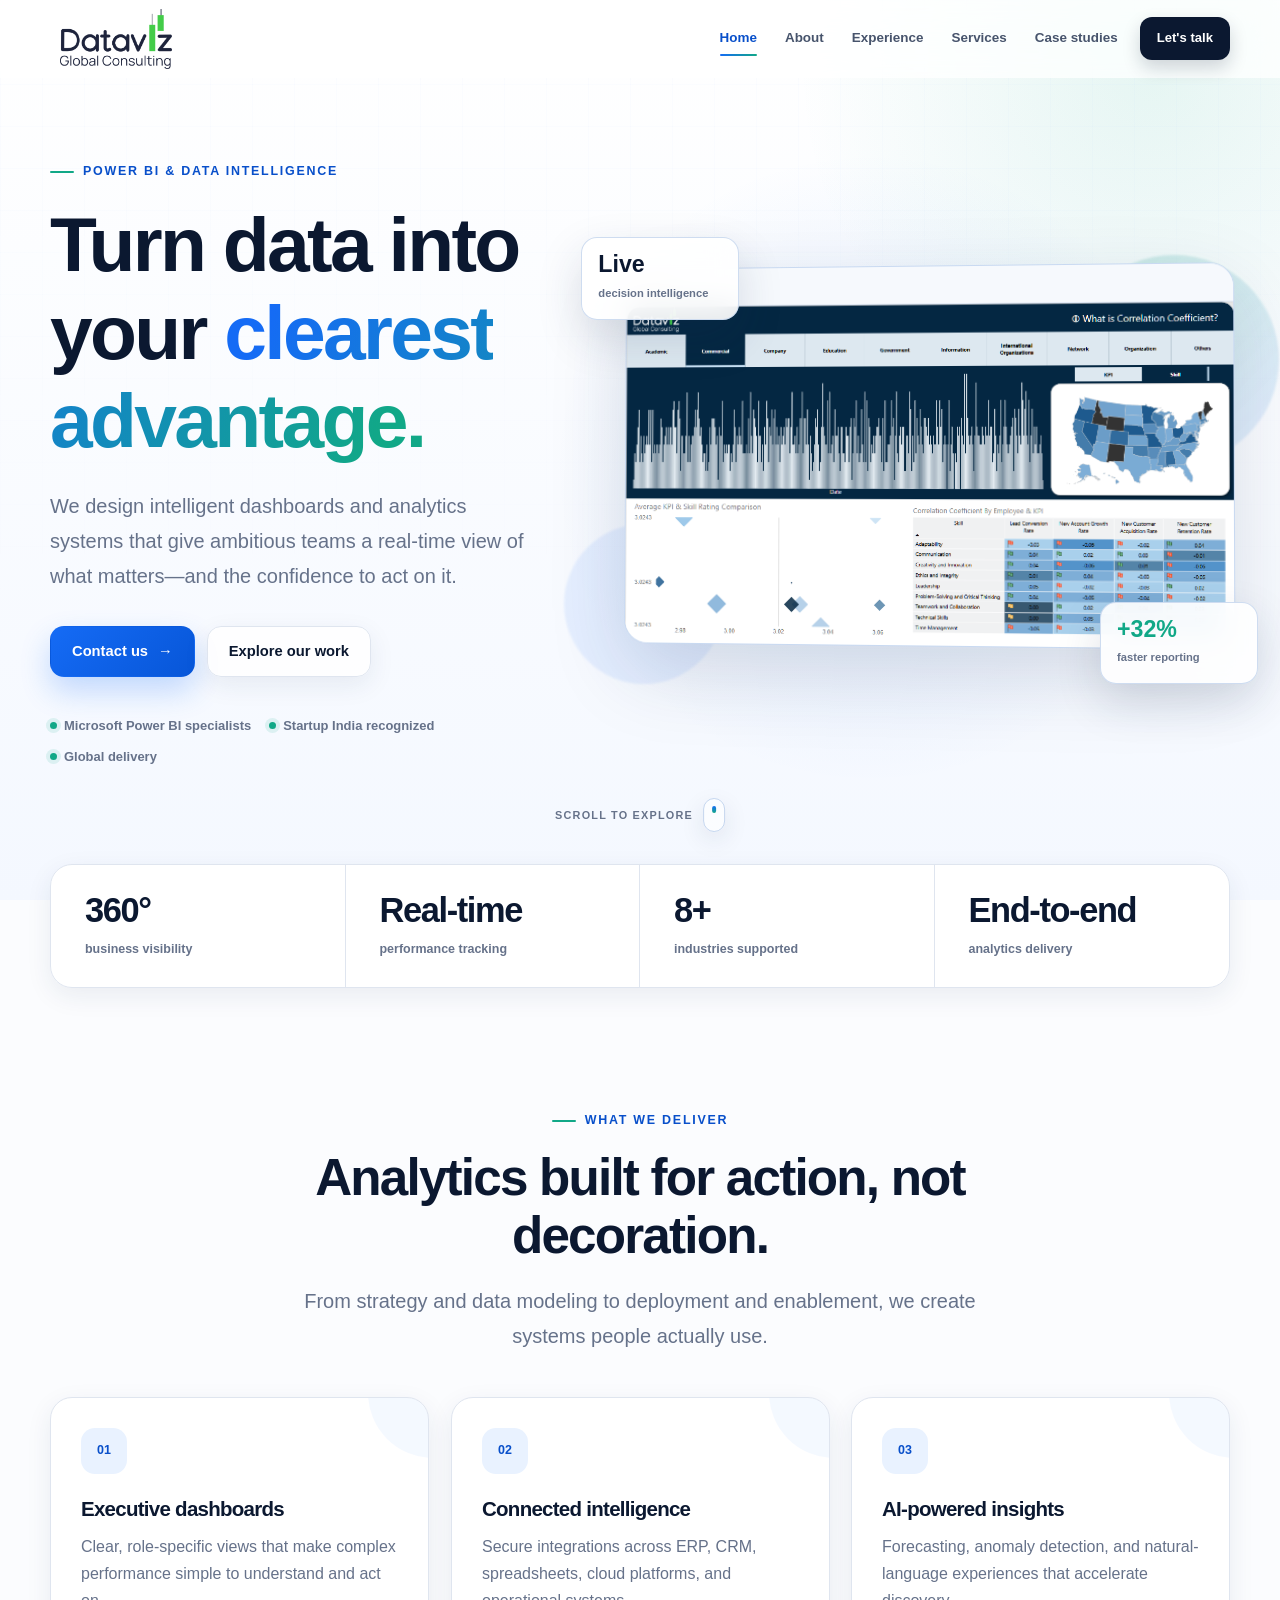
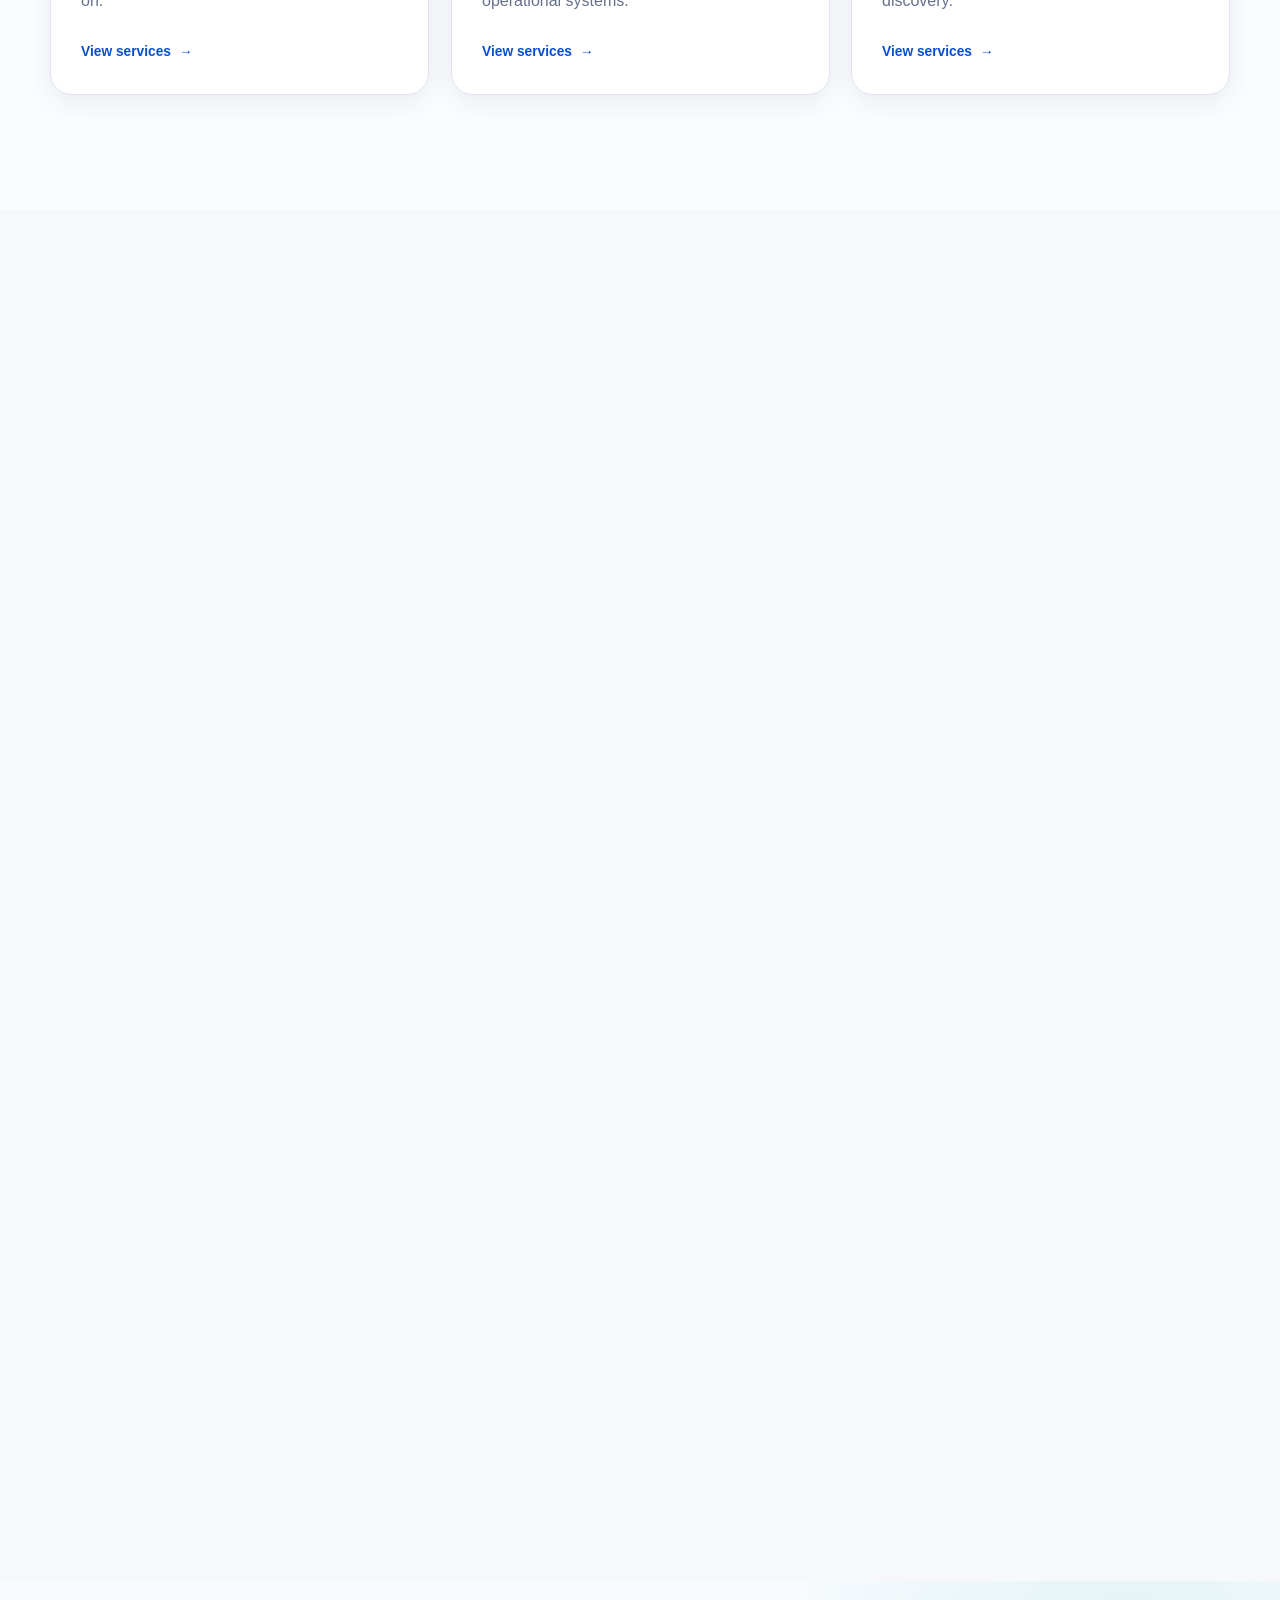
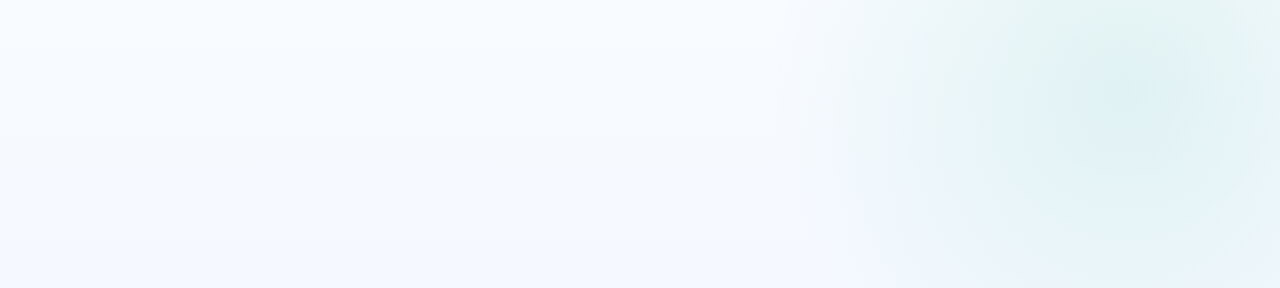
<file: index.html>
<!doctype html>
<html lang="en" data-theme="blue">
  <head>
    <meta charset="utf-8" />
    <meta name="viewport" content="width=device-width, initial-scale=1" />
    <meta
      name="description"
      content="Dataviz Global Consulting builds intelligent Power BI dashboards and analytics systems that turn complex data into clear business decisions."
    />
    <title>Dataviz Global Consulting | Power BI &amp; Analytics</title>
    <link rel="icon" href="assets/images/logo.svg" type="image/svg+xml" />
    <link rel="stylesheet" href="assets/css/style.css?v=20260921-8" />
  </head>
  <body data-page="home">
    <a class="skip-link" href="#main-content">Skip to content</a>
    <header class="site-header" id="mainHeader">
      <div class="container nav-shell">
        <a class="brand" href="index.html" aria-label="Dataviz Global home">
          <span class="brand-mark"
            ><img
              src="assets/images/Dark%20Logo%20New%20(1).png"
              alt="Dataviz Global Consulting"
          /></span>
        </a>
        <nav class="desktop-nav" aria-label="Primary navigation">
          <a class="nav-link active" href="index.html?build=20260921-6">Home</a
          ><a class="nav-link" href="about.html?build=20260921-6">About</a
          ><a class="nav-link" href="experience.html?build=20260921-6"
            >Experience</a
          ><a class="nav-link" href="services.html?build=20260921-6">Services</a
          ><a class="nav-link" href="case-studies.html?build=20260921-6"
            >Case studies</a
          ><a class="nav-cta" href="#contact">Let's talk</a>
        </nav>
        <button
          class="menu-toggle"
          id="menu-toggle"
          type="button"
          aria-label="Open navigation"
          aria-controls="mobile-menu"
          aria-expanded="false"
        >
          <svg
            viewBox="0 0 24 24"
            fill="none"
            stroke="currentColor"
            stroke-width="2"
            aria-hidden="true"
          >
            <path d="M4 7h16M4 12h16M4 17h16" stroke-linecap="round" />
          </svg>
        </button>
        <nav class="mobile-nav" id="mobile-menu" aria-label="Mobile navigation">
          <a class="nav-link active" href="index.html?build=20260921-6">Home</a
          ><a class="nav-link" href="about.html?build=20260921-6">About</a
          ><a class="nav-link" href="experience.html?build=20260921-6"
            >Experience</a
          ><a class="nav-link" href="services.html?build=20260921-6">Services</a
          ><a class="nav-link" href="case-studies.html?build=20260921-6"
            >Case studies</a
          ><a class="nav-link" href="#contact">Contact</a>
        </nav>
      </div>
    </header>

    <main id="main-content">
      <section class="hero">
        <div class="container hero-grid">
          <div class="hero-copy">
            <span class="eyebrow">Power BI &amp; data intelligence</span>
            <h1>
              Turn data into your
              <span class="gradient-text">clearest advantage.</span>
            </h1>
            <p class="lead">
              We design intelligent dashboards and analytics systems that give
              ambitious teams a real-time view of what matters—and the
              confidence to act on it.
            </p>
            <div class="hero-actions">
              <a class="btn btn-primary" href="#contact"
                >Contact us <span aria-hidden="true">→</span></a
              >
              <a class="btn btn-secondary" href="case-studies.html"
                >Explore our work</a
              >
            </div>
            <div class="trust-row" aria-label="Company credentials">
              <span>Microsoft Power BI specialists</span
              ><span>Startup India recognized</span><span>Global delivery</span>
            </div>
          </div>
          <div class="hero-visual" aria-label="Example analytics dashboard">
            <span class="orb one"></span><span class="orb two"></span>
            <div class="dashboard-window">
              <div class="window-bar" aria-hidden="true">
                <i></i><i></i><i></i>
              </div>
              <img
                src="assets/images/dashboard-1.png"
                alt="Complete interactive business analytics dashboard with charts, a map, and performance metrics"
              />
            </div>
            <div class="metric-card two">
              <strong>Live</strong><span>decision intelligence</span>
            </div>
            <div class="metric-card one">
              <strong class="metric-up">+32%</strong
              ><span>faster reporting</span>
            </div>
          </div>
        </div>
        <a
          class="scroll-cue"
          href="#capabilities"
          aria-label="Scroll to explore the website"
          ><span>Scroll to explore</span><i aria-hidden="true"></i
        ></a>
      </section>

      <div
        class="container stat-strip"
        id="capabilities"
        aria-label="Capabilities at a glance"
      >
        <div class="stat-grid">
          <div class="stat-item">
            <strong>360°</strong><span>business visibility</span>
          </div>
          <div class="stat-item">
            <strong>Real-time</strong><span>performance tracking</span>
          </div>
          <div class="stat-item">
            <strong>8+</strong><span>industries supported</span>
          </div>
          <div class="stat-item">
            <strong>End-to-end</strong><span>analytics delivery</span>
          </div>
        </div>
      </div>

      <section class="section">
        <div class="container">
          <div class="section-heading center">
            <span class="eyebrow">What we deliver</span>
            <h2>Analytics built for action, not decoration.</h2>
            <p class="lead">
              From strategy and data modeling to deployment and enablement, we
              create systems people actually use.
            </p>
          </div>
          <div class="card-grid">
            <article class="card">
              <span class="card-number">01</span>
              <h3>Executive dashboards</h3>
              <p>
                Clear, role-specific views that make complex performance simple
                to understand and act on.
              </p>
              <a class="text-link" href="services.html">View services</a>
            </article>
            <article class="card">
              <span class="card-number">02</span>
              <h3>Connected intelligence</h3>
              <p>
                Secure integrations across ERP, CRM, spreadsheets, cloud
                platforms, and operational systems.
              </p>
              <a class="text-link" href="services.html">View services</a>
            </article>
            <article class="card">
              <span class="card-number">03</span>
              <h3>AI-powered insights</h3>
              <p>
                Forecasting, anomaly detection, and natural-language experiences
                that accelerate discovery.
              </p>
              <a class="text-link" href="services.html">View services</a>
            </article>
          </div>
        </div>
      </section>

      <section class="section section-soft">
        <div class="container split-grid">
          <div class="insight-panel">
            <span class="eyebrow">Signal, not noise</span>
            <h3>One trusted view of performance.</h3>
            <p>
              Your teams spend less time reconciling reports and more time
              moving the business forward.
            </p>
            <div class="mini-chart" aria-hidden="true">
              <span></span><span></span><span></span><span></span><span></span>
            </div>
          </div>
          <div>
            <span class="eyebrow">Why Dataviz</span>
            <h2>Business context meets technical depth.</h2>
            <p class="lead">
              We pair hands-on Power BI expertise with a practical understanding
              of how decisions are made across finance, operations, sales, HR,
              and leadership.
            </p>
            <ul class="feature-list">
              <li>Solutions designed around real business questions</li>
              <li>Scalable models with dependable governance</li>
              <li>Collaborative delivery and practical knowledge transfer</li>
              <li>Interfaces that feel intuitive from day one</li>
            </ul>
          </div>
        </div>
      </section>

      <section class="section contact-section" id="contact">
        <div class="container contact-grid">
          <div class="form-card">
            <span class="eyebrow">Contact us</span>
            <h2>Tell us about your project.</h2>
            <form
              id="messageForm"
              action="https://formsubmit.co/info@datavizglobal.in"
              method="post"
              data-email-endpoint="https://formsubmit.co/ajax/info@datavizglobal.in"
            >
              <input type="hidden" name="_template" value="basic" />
              <input type="hidden" name="_subject" value="New website enquiry — Dataviz Global" />
              <input type="text" name="_honey" class="form-honey" tabindex="-1" autocomplete="off" aria-hidden="true" />
              <div class="form-grid">
                <div class="field">
                  <label for="name">Your name</label
                  ><input
                    id="name"
                    name="name"
                    type="text"
                    autocomplete="name"
                    placeholder="Full name"
                    required
                  />
                </div>
                <div class="field">
                  <label for="email">Email address</label
                  ><input
                    id="email"
                    name="email"
                    type="email"
                    autocomplete="email"
                    placeholder="you@company.com"
                    required
                  />
                </div>
                <div class="field full">
                  <label for="subject">Subject</label
                  ><input
                    id="subject"
                    name="subject"
                    type="text"
                    placeholder="How can we help?"
                    required
                  />
                </div>
                <div class="field full">
                  <label for="message">Message</label
                  ><textarea
                    id="message"
                    name="message"
                    placeholder="Share a little about your goals, current reporting, and timeline…"
                    required
                  ></textarea>
                </div>
              </div>
              <button class="btn btn-primary" type="submit">
                Send message <span aria-hidden="true">→</span>
              </button>
            </form>
          </div>
          <aside class="contact-card">
            <span class="eyebrow">Reach us directly</span>
            <h2>We’re ready when you are.</h2>
            <ul class="contact-list">
              <li>
                <small>Email</small
                ><a href="mailto:info@datavizglobal.in"
                  >info@datavizglobal.in</a
                >
              </li>
              <li>
                <small>Phone</small
                ><a href="tel:+919220898847">+91 92208 98847</a>
              </li>
              <li><small>GST number</small><span>09AXCPJ7395J1ZW</span></li>
            </ul>
            <p class="compliance-note">
              Dataviz Global Consulting is a GST-compliant, MSME-registered
              startup recognized under the Startup India initiative.
            </p>
          </aside>
        </div>
      </section>

      <!-- <section class="section">
      <div class="container wide-callout">
        <div><h2>Ready to make your data useful?</h2><p>Bring us the challenge. We’ll help you shape the path from raw information to confident decisions.</p></div>
        <a class="btn" href="contact.html">Start a conversation <span aria-hidden="true">→</span></a>
      </div>
    </section> -->
    </main>

    <footer class="site-footer">
      <div class="container footer-row">
        <p>
          © <span data-current-year></span> Dataviz Global Consulting.
          Intelligence, clearly delivered.
        </p>
        <div class="footer-links">
          <a href="services.html">Services</a
          ><a href="https://datavizglobal.in/Blog.html">Blog</a
          ><a href="contact.html">Contact</a>
        </div>
      </div>
    </footer>
    <script src="assets/js/main.js?v=20260921-9" defer></script>
  </body>
</html>
</file>
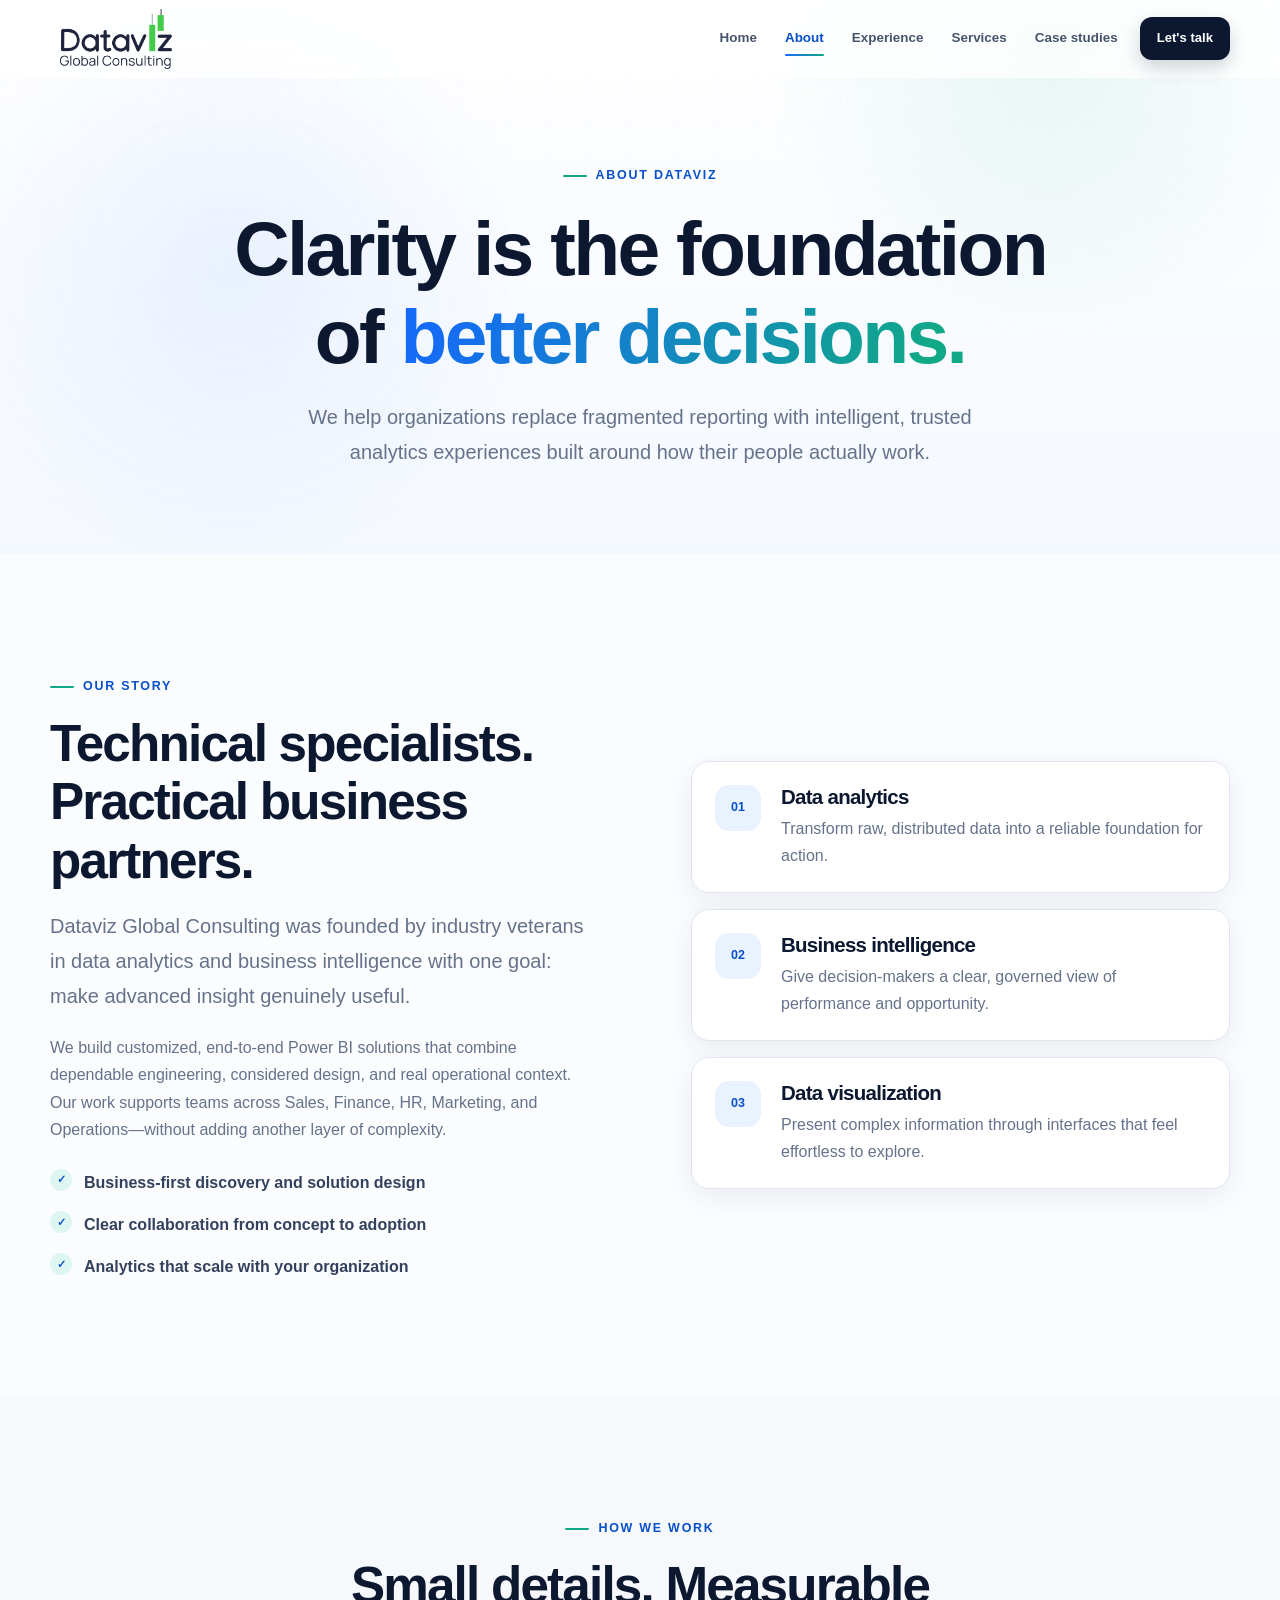
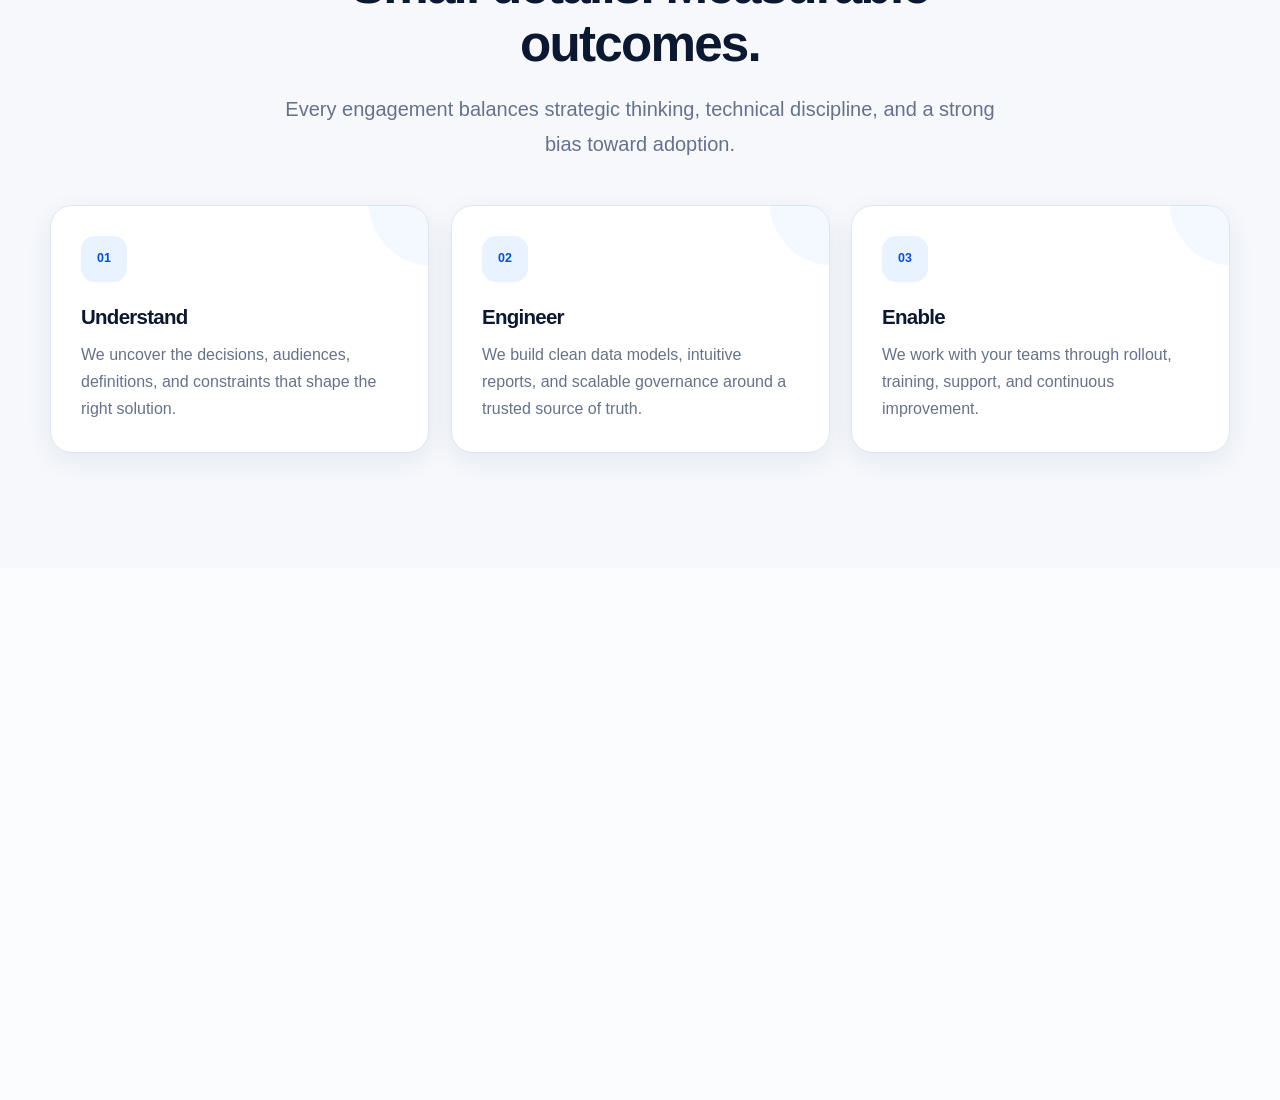
<file: about.html>
<!doctype html>
<html lang="en" data-theme="blue">
<head>
  <meta charset="utf-8"><meta name="viewport" content="width=device-width, initial-scale=1">
  <meta name="description" content="Meet Dataviz Global Consulting, a Power BI and analytics partner focused on transforming complex data into confident decisions.">
  <title>About Us | Dataviz Global Consulting</title>
  <link rel="icon" href="assets/images/logo.svg" type="image/svg+xml"><link rel="stylesheet" href="assets/css/style.css?v=20260921-6">
</head>
<body data-page="about">
  <a class="skip-link" href="#main-content">Skip to content</a>
  <header class="site-header" id="mainHeader"><div class="container nav-shell">
    <a class="brand" href="index.html" aria-label="Dataviz Global home"><span class="brand-mark"><img src="assets/images/Dark%20Logo%20New%20(1).png" alt="Dataviz Global Consulting"></span></a>
    <nav class="desktop-nav" aria-label="Primary navigation"><a class="nav-link" href="index.html">Home</a><a class="nav-link active" href="about.html">About</a><a class="nav-link" href="experience.html">Experience</a><a class="nav-link" href="services.html">Services</a><a class="nav-link" href="case-studies.html">Case studies</a><a class="nav-cta" href="contact.html">Let's talk</a></nav>
    <button class="menu-toggle" id="menu-toggle" type="button" aria-label="Open navigation" aria-controls="mobile-menu" aria-expanded="false"><svg viewBox="0 0 24 24" fill="none" stroke="currentColor" stroke-width="2" aria-hidden="true"><path d="M4 7h16M4 12h16M4 17h16" stroke-linecap="round"/></svg></button>
    <nav class="mobile-nav" id="mobile-menu" aria-label="Mobile navigation"><a class="nav-link" href="index.html">Home</a><a class="nav-link active" href="about.html">About</a><a class="nav-link" href="experience.html">Experience</a><a class="nav-link" href="services.html">Services</a><a class="nav-link" href="case-studies.html">Case studies</a><a class="nav-link" href="contact.html">Contact</a></nav>
  </div></header>

  <main id="main-content">
    <section class="page-hero"><div class="container"><span class="eyebrow">About Dataviz</span><h1>Clarity is the foundation of <span class="gradient-text">better decisions.</span></h1><p class="lead">We help organizations replace fragmented reporting with intelligent, trusted analytics experiences built around how their people actually work.</p></div></section>

    <section class="section"><div class="container split-grid">
      <div class="about-story"><span class="eyebrow">Our story</span><h2>Technical specialists. Practical business partners.</h2><p class="lead">Dataviz Global Consulting was founded by industry veterans in data analytics and business intelligence with one goal: make advanced insight genuinely useful.</p><p>We build customized, end-to-end Power BI solutions that combine dependable engineering, considered design, and real operational context. Our work supports teams across Sales, Finance, HR, Marketing, and Operations—without adding another layer of complexity.</p><ul class="feature-list"><li>Business-first discovery and solution design</li><li>Clear collaboration from concept to adoption</li><li>Analytics that scale with your organization</li></ul></div>
      <div class="value-stack">
        <article class="value-card"><span class="icon-box">01</span><div><h3>Data analytics</h3><p>Transform raw, distributed data into a reliable foundation for action.</p></div></article>
        <article class="value-card"><span class="icon-box">02</span><div><h3>Business intelligence</h3><p>Give decision-makers a clear, governed view of performance and opportunity.</p></div></article>
        <article class="value-card"><span class="icon-box">03</span><div><h3>Data visualization</h3><p>Present complex information through interfaces that feel effortless to explore.</p></div></article>
      </div>
    </div></section>

    <section class="section section-soft"><div class="container"><div class="section-heading center"><span class="eyebrow">How we work</span><h2>Small details. Measurable outcomes.</h2><p class="lead">Every engagement balances strategic thinking, technical discipline, and a strong bias toward adoption.</p></div><div class="card-grid">
      <article class="card"><span class="card-number">01</span><h3>Understand</h3><p>We uncover the decisions, audiences, definitions, and constraints that shape the right solution.</p></article>
      <article class="card"><span class="card-number">02</span><h3>Engineer</h3><p>We build clean data models, intuitive reports, and scalable governance around a trusted source of truth.</p></article>
      <article class="card"><span class="card-number">03</span><h3>Enable</h3><p>We work with your teams through rollout, training, support, and continuous improvement.</p></article>
    </div></div></section>

    <section class="section"><div class="container wide-callout"><div><h2>Let’s make your next decision easier.</h2><p>Tell us where reporting slows you down. We’ll show you what a clearer system can look like.</p></div><a class="btn" href="contact.html">Start a conversation <span aria-hidden="true">→</span></a></div></section>
  </main>
  <footer class="site-footer"><div class="container footer-row"><p>© <span data-current-year></span> Dataviz Global Consulting. Intelligence, clearly delivered.</p><div class="footer-links"><a href="services.html">Services</a><a href="https://datavizglobal.in/Blog.html">Blog</a><a href="contact.html">Contact</a></div></div></footer>
  <script src="assets/js/main.js?v=20260921-6" defer></script>
</body>
</html>
</file>
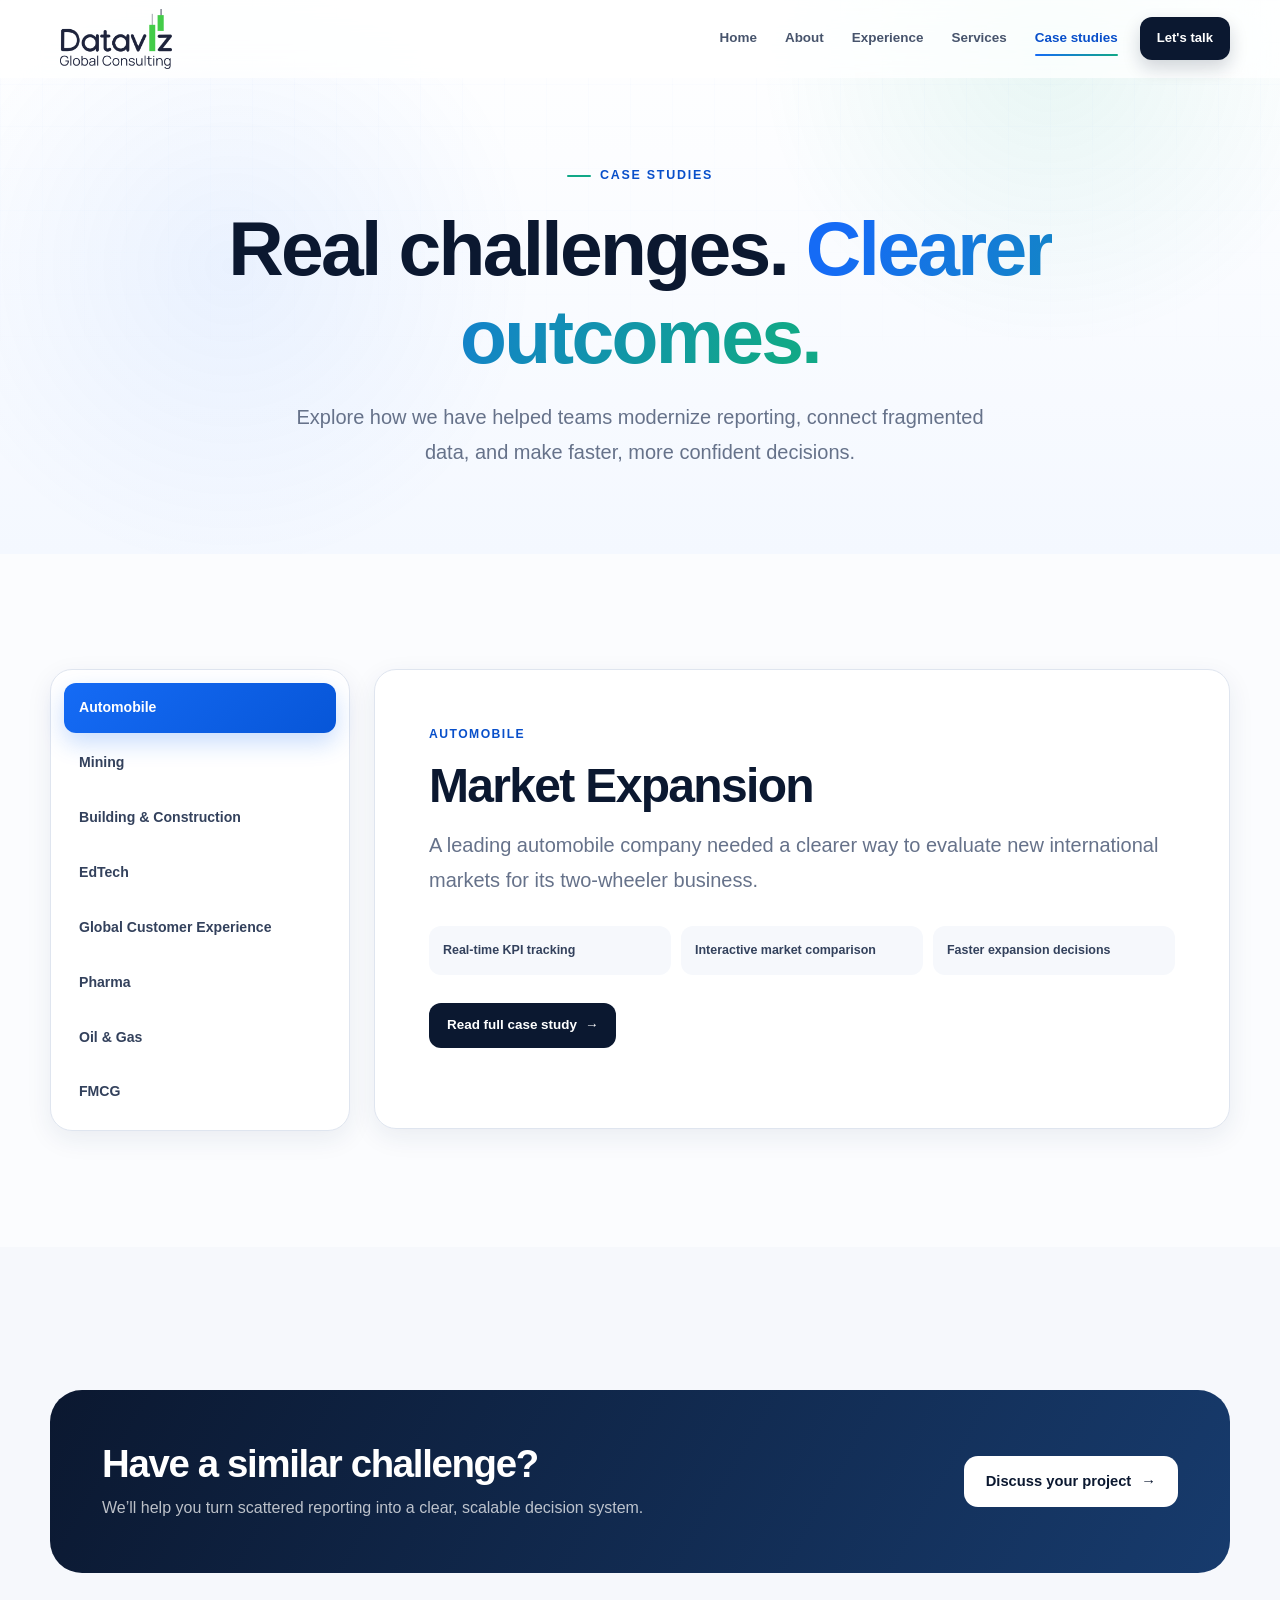
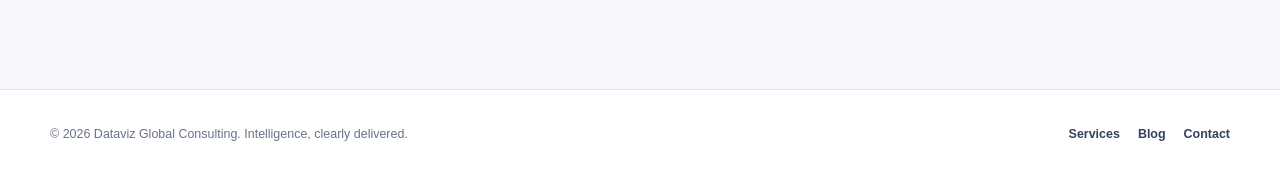
<file: case-studies.html>
<!doctype html>
<html lang="en" data-theme="blue">
<head>
  <meta charset="utf-8"><meta name="viewport" content="width=device-width, initial-scale=1">
  <meta name="description" content="Explore Power BI and analytics case studies across automotive, mining, construction, EdTech, pharma, oil and gas, and FMCG.">
  <title>Case Studies | Dataviz Global Consulting</title>
  <link rel="icon" href="assets/images/logo.svg" type="image/svg+xml"><link rel="stylesheet" href="assets/css/style.css?v=20260921-6">
</head>
<body data-page="case-studies">
  <a class="skip-link" href="#main-content">Skip to content</a>
  <header class="site-header" id="mainHeader"><div class="container nav-shell">
    <a class="brand" href="index.html" aria-label="Dataviz Global home"><span class="brand-mark"><img src="assets/images/Dark%20Logo%20New%20(1).png" alt="Dataviz Global Consulting"></span></a>
    <nav class="desktop-nav" aria-label="Primary navigation"><a class="nav-link" href="index.html">Home</a><a class="nav-link" href="about.html">About</a><a class="nav-link" href="experience.html">Experience</a><a class="nav-link" href="services.html">Services</a><a class="nav-link active" href="case-studies.html">Case studies</a><a class="nav-cta" href="contact.html">Let's talk</a></nav>
    <button class="menu-toggle" id="menu-toggle" type="button" aria-label="Open navigation" aria-controls="mobile-menu" aria-expanded="false"><svg viewBox="0 0 24 24" fill="none" stroke="currentColor" stroke-width="2" aria-hidden="true"><path d="M4 7h16M4 12h16M4 17h16" stroke-linecap="round"/></svg></button>
    <nav class="mobile-nav" id="mobile-menu" aria-label="Mobile navigation"><a class="nav-link" href="index.html">Home</a><a class="nav-link" href="about.html">About</a><a class="nav-link" href="experience.html">Experience</a><a class="nav-link" href="services.html">Services</a><a class="nav-link active" href="case-studies.html">Case studies</a><a class="nav-link" href="contact.html">Contact</a></nav>
  </div></header>

  <main id="main-content">
    <section class="page-hero"><div class="container"><span class="eyebrow">Case studies</span><h1>Real challenges. <span class="gradient-text">Clearer outcomes.</span></h1><p class="lead">Explore how we have helped teams modernize reporting, connect fragmented data, and make faster, more confident decisions.</p></div></section>

    <section class="section"><div class="container">
      <div class="case-layout">
        <aside class="industry-tabs" aria-label="Choose an industry"><ul id="industryList">
          <li><button class="industry-btn active" type="button" data-index="0">Automobile</button></li><li><button class="industry-btn" type="button" data-index="1">Mining</button></li><li><button class="industry-btn" type="button" data-index="2">Building &amp; Construction</button></li><li><button class="industry-btn" type="button" data-index="3">EdTech</button></li><li><button class="industry-btn" type="button" data-index="4">Global Customer Experience</button></li><li><button class="industry-btn" type="button" data-index="5">Pharma</button></li><li><button class="industry-btn" type="button" data-index="6">Oil &amp; Gas</button></li><li><button class="industry-btn" type="button" data-index="7">FMCG</button></li>
        </ul></aside>
        <article class="case-panel" id="caseStudySummary" aria-live="polite"><p>Loading case study…</p></article>
      </div>
    </div></section>

    <section class="section section-soft"><div class="container wide-callout"><div><h2>Have a similar challenge?</h2><p>We’ll help you turn scattered reporting into a clear, scalable decision system.</p></div><a class="btn" href="contact.html">Discuss your project <span aria-hidden="true">→</span></a></div></section>
  </main>

  <div class="modal hidden" id="caseStudyModal" role="dialog" aria-modal="true" aria-labelledby="case-modal-title">
    <div class="modal-card"><button class="modal-close" type="button" data-modal-close aria-label="Close case study">×</button><div id="caseStudyModalContent"></div></div>
  </div>

  <footer class="site-footer"><div class="container footer-row"><p>© <span data-current-year></span> Dataviz Global Consulting. Intelligence, clearly delivered.</p><div class="footer-links"><a href="services.html">Services</a><a href="https://datavizglobal.in/Blog.html">Blog</a><a href="contact.html">Contact</a></div></div></footer>
  <script src="assets/js/main.js?v=20260921-6" defer></script><script src="assets/js/case-studies.js?v=20260921-6" defer></script>
</body>
</html>
</file>
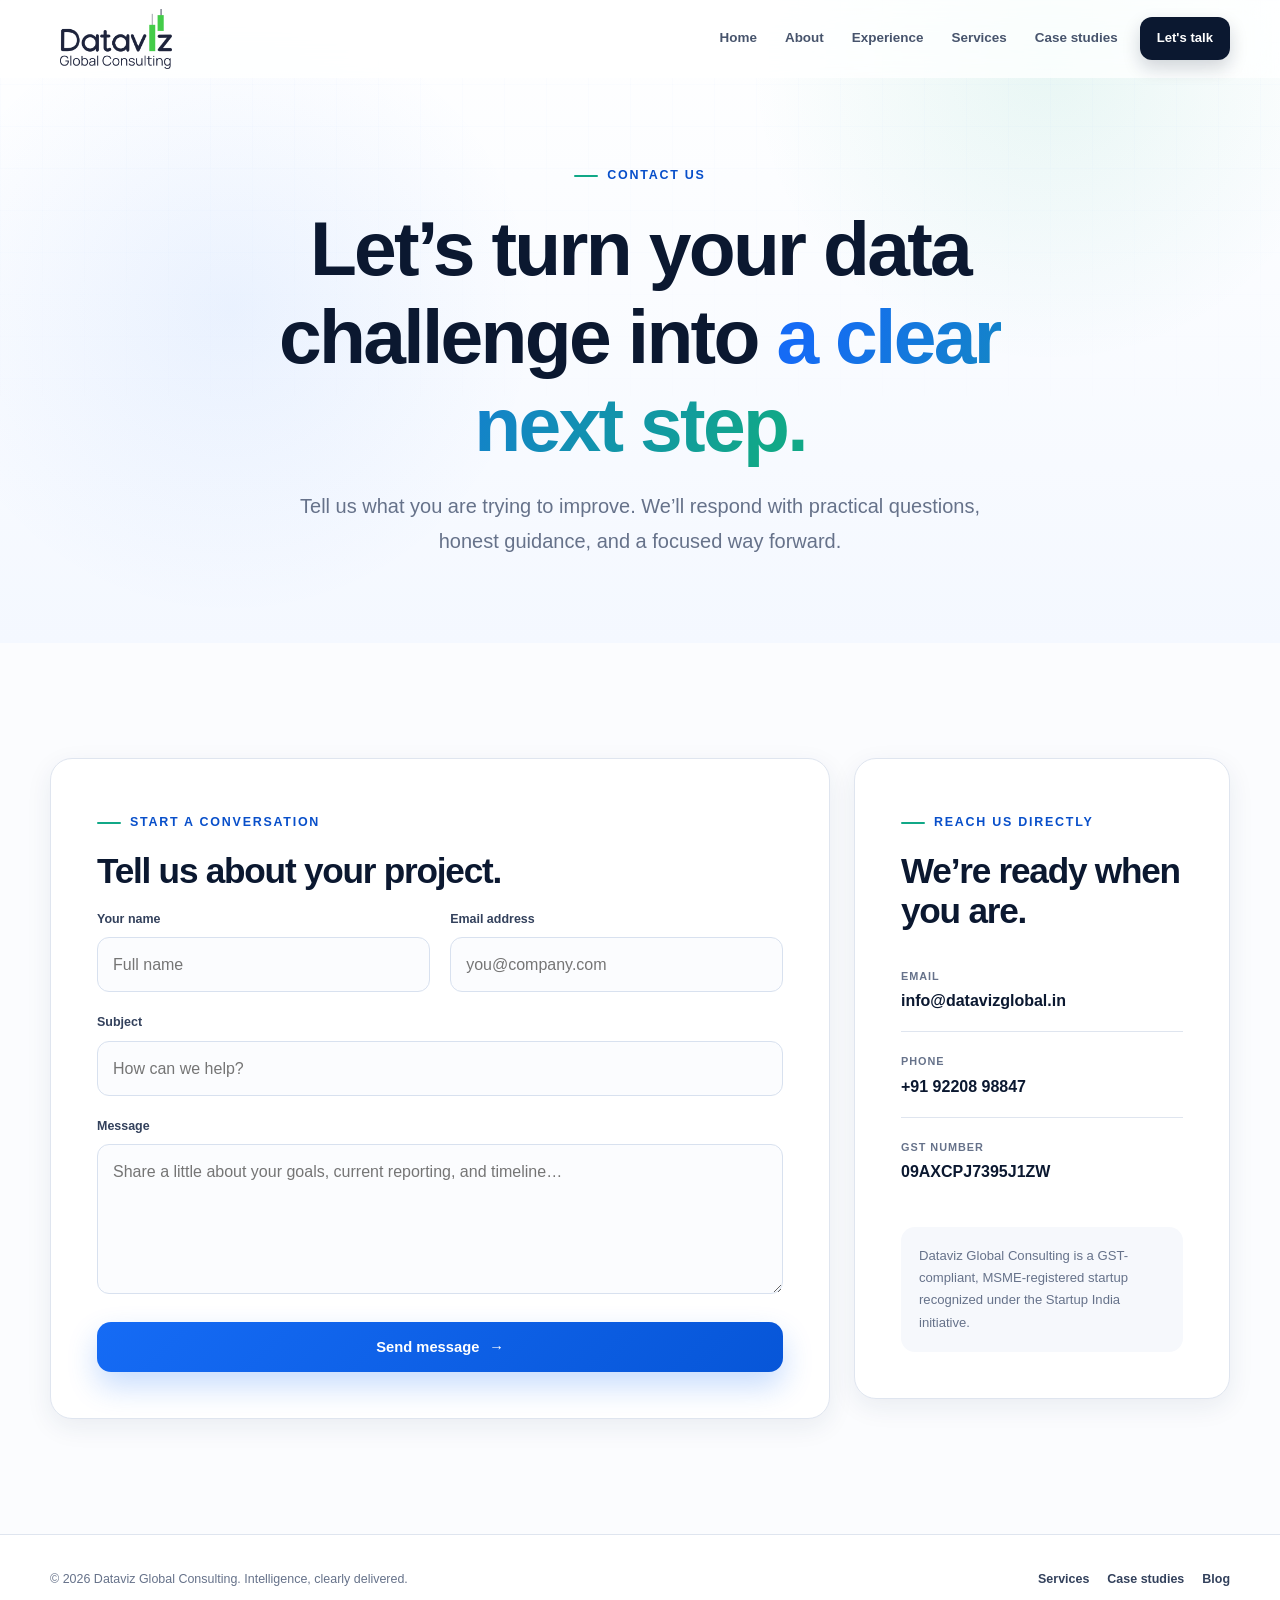
<file: contact.html>
<!doctype html>
<html lang="en" data-theme="blue">
<head>
  <meta charset="utf-8"><meta name="viewport" content="width=device-width, initial-scale=1">
  <meta name="description" content="Contact Dataviz Global Consulting to discuss Power BI, dashboard, analytics, integration, migration, or training needs.">
  <title>Contact | Dataviz Global Consulting</title>
  <link rel="icon" href="assets/images/logo.svg" type="image/svg+xml"><link rel="stylesheet" href="assets/css/style.css?v=20260921-8">
</head>
<body data-page="contact">
  <a class="skip-link" href="#main-content">Skip to content</a>
  <header class="site-header" id="mainHeader"><div class="container nav-shell">
    <a class="brand" href="index.html" aria-label="Dataviz Global home"><span class="brand-mark"><img src="assets/images/Dark%20Logo%20New%20(1).png" alt="Dataviz Global Consulting"></span></a>
    <nav class="desktop-nav" aria-label="Primary navigation"><a class="nav-link" href="index.html">Home</a><a class="nav-link" href="about.html">About</a><a class="nav-link" href="experience.html">Experience</a><a class="nav-link" href="services.html">Services</a><a class="nav-link" href="case-studies.html">Case studies</a><a class="nav-cta" href="contact.html" aria-current="page">Let's talk</a></nav>
    <button class="menu-toggle" id="menu-toggle" type="button" aria-label="Open navigation" aria-controls="mobile-menu" aria-expanded="false"><svg viewBox="0 0 24 24" fill="none" stroke="currentColor" stroke-width="2" aria-hidden="true"><path d="M4 7h16M4 12h16M4 17h16" stroke-linecap="round"/></svg></button>
    <nav class="mobile-nav" id="mobile-menu" aria-label="Mobile navigation"><a class="nav-link" href="index.html">Home</a><a class="nav-link" href="about.html">About</a><a class="nav-link" href="experience.html">Experience</a><a class="nav-link" href="services.html">Services</a><a class="nav-link" href="case-studies.html">Case studies</a><a class="nav-link active" href="contact.html">Contact</a></nav>
  </div></header>

  <main id="main-content">
    <section class="page-hero"><div class="container"><span class="eyebrow">Contact us</span><h1>Let’s turn your data challenge into <span class="gradient-text">a clear next step.</span></h1><p class="lead">Tell us what you are trying to improve. We’ll respond with practical questions, honest guidance, and a focused way forward.</p></div></section>

    <section class="section"><div class="container contact-grid">
      <div class="form-card"><span class="eyebrow">Start a conversation</span><h2>Tell us about your project.</h2><form id="messageForm" action="https://formsubmit.co/info@datavizglobal.in" method="post" data-email-endpoint="https://formsubmit.co/ajax/info@datavizglobal.in">
        <input type="hidden" name="_template" value="basic">
        <input type="hidden" name="_subject" value="New website enquiry — Dataviz Global">
        <input type="text" name="_honey" class="form-honey" tabindex="-1" autocomplete="off" aria-hidden="true">
        <div class="form-grid">
          <div class="field"><label for="name">Your name</label><input id="name" name="name" type="text" autocomplete="name" placeholder="Full name" required></div>
          <div class="field"><label for="email">Email address</label><input id="email" name="email" type="email" autocomplete="email" placeholder="you@company.com" required></div>
          <div class="field full"><label for="subject">Subject</label><input id="subject" name="subject" type="text" placeholder="How can we help?" required></div>
          <div class="field full"><label for="message">Message</label><textarea id="message" name="message" placeholder="Share a little about your goals, current reporting, and timeline…" required></textarea></div>
        </div>
        <button class="btn btn-primary" type="submit">Send message <span aria-hidden="true">→</span></button>
      </form></div>
      <aside class="contact-card"><span class="eyebrow">Reach us directly</span><h2>We’re ready when you are.</h2><ul class="contact-list">
        <li><small>Email</small><a href="mailto:info@datavizglobal.in">info@datavizglobal.in</a></li>
        <li><small>Phone</small><a href="tel:+919220898847">+91 92208 98847</a></li>
        <li><small>GST number</small><span>09AXCPJ7395J1ZW</span></li>
      </ul><p class="compliance-note">Dataviz Global Consulting is a GST-compliant, MSME-registered startup recognized under the Startup India initiative.</p></aside>
    </div></section>
  </main>
  <footer class="site-footer"><div class="container footer-row"><p>© <span data-current-year></span> Dataviz Global Consulting. Intelligence, clearly delivered.</p><div class="footer-links"><a href="services.html">Services</a><a href="case-studies.html">Case studies</a><a href="https://datavizglobal.in/Blog.html">Blog</a></div></div></footer>
  <script src="assets/js/main.js?v=20260921-9" defer></script>
</body>
</html>
</file>
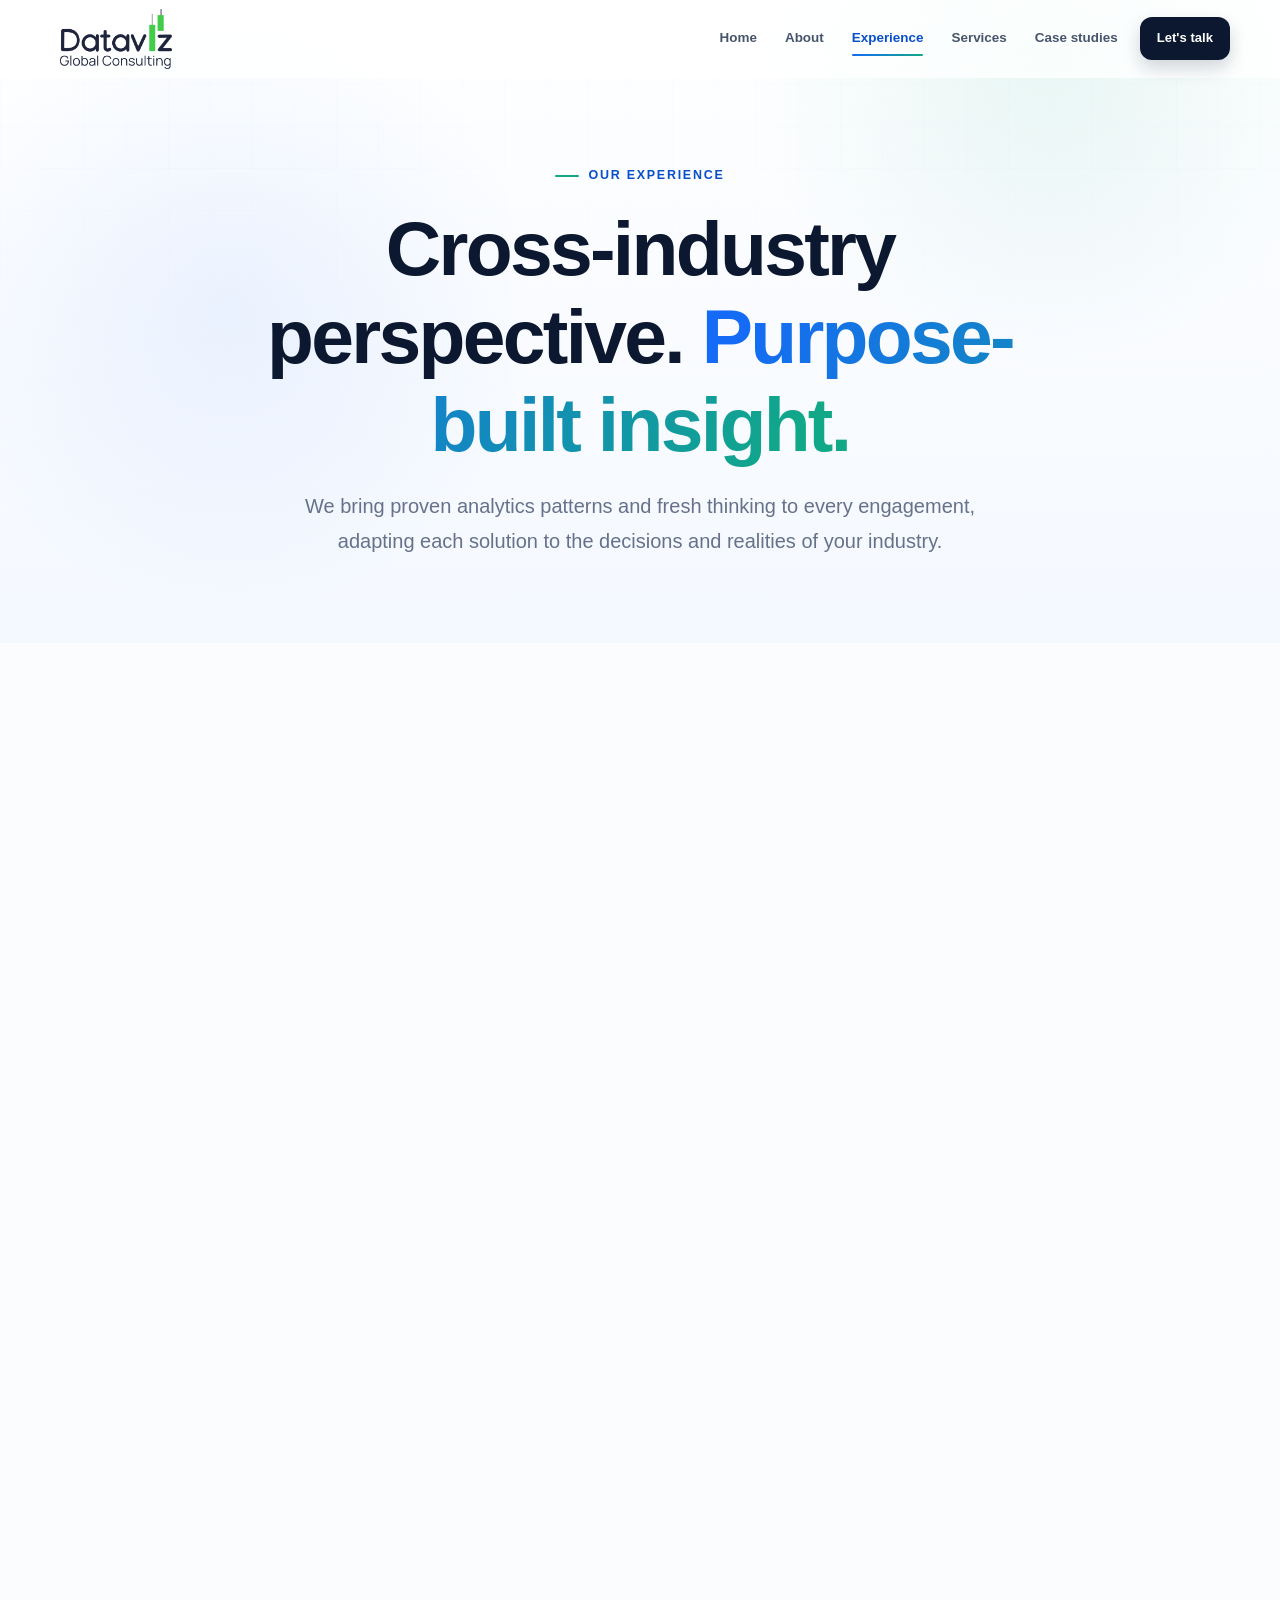
<file: experience.html>
<!doctype html>
<html lang="en" data-theme="blue">
<head>
  <meta charset="utf-8"><meta name="viewport" content="width=device-width, initial-scale=1">
  <meta name="description" content="Explore Dataviz Global Consulting's Power BI and analytics experience across manufacturing, healthcare, FMCG, automotive, mining, and more.">
  <title>Our Experience | Dataviz Global Consulting</title>
  <link rel="icon" href="assets/images/logo.svg" type="image/svg+xml"><link rel="stylesheet" href="assets/css/style.css?v=20260921-6">
</head>
<body data-page="experience">
  <a class="skip-link" href="#main-content">Skip to content</a>
  <header class="site-header" id="mainHeader"><div class="container nav-shell">
    <a class="brand" href="index.html" aria-label="Dataviz Global home"><span class="brand-mark"><img src="assets/images/Dark%20Logo%20New%20(1).png" alt="Dataviz Global Consulting"></span></a>
    <nav class="desktop-nav" aria-label="Primary navigation"><a class="nav-link" href="index.html?build=20260921-6">Home</a><a class="nav-link" href="about.html?build=20260921-6">About</a><a class="nav-link active" href="experience.html?build=20260921-6">Experience</a><a class="nav-link" href="services.html?build=20260921-6">Services</a><a class="nav-link" href="case-studies.html?build=20260921-6">Case studies</a><a class="nav-cta" href="contact.html?build=20260921-6">Let's talk</a></nav>
    <button class="menu-toggle" id="menu-toggle" type="button" aria-label="Open navigation" aria-controls="mobile-menu" aria-expanded="false"><svg viewBox="0 0 24 24" fill="none" stroke="currentColor" stroke-width="2" aria-hidden="true"><path d="M4 7h16M4 12h16M4 17h16" stroke-linecap="round"/></svg></button>
    <nav class="mobile-nav" id="mobile-menu" aria-label="Mobile navigation"><a class="nav-link" href="index.html?build=20260921-6">Home</a><a class="nav-link" href="about.html?build=20260921-6">About</a><a class="nav-link active" href="experience.html?build=20260921-6">Experience</a><a class="nav-link" href="services.html?build=20260921-6">Services</a><a class="nav-link" href="case-studies.html?build=20260921-6">Case studies</a><a class="nav-link" href="contact.html?build=20260921-6">Contact</a></nav>
  </div></header>

  <main id="main-content">
    <section class="page-hero"><div class="container"><span class="eyebrow">Our experience</span><h1>Cross-industry perspective. <span class="gradient-text">Purpose-built insight.</span></h1><p class="lead">We bring proven analytics patterns and fresh thinking to every engagement, adapting each solution to the decisions and realities of your industry.</p></div></section>

    <section class="section"><div class="container"><div class="section-heading"><span class="eyebrow">Industries we support</span><h2>Experience where data meets operations.</h2><p class="lead">Our work spans complex processes, large datasets, and teams that need clarity at every level.</p></div>
      <div class="industry-grid">
        <article class="industry-card"><span class="icon-box">01</span><h3>Building &amp; Construction</h3><p>Project control, cost tracking, brand performance, and contractor analytics in a unified view.</p></article>
        <article class="industry-card"><span class="icon-box">02</span><h3>EdTech</h3><p>Learning performance, adoption, content engagement, and scalable reporting for digital platforms.</p></article>
        <article class="industry-card"><span class="icon-box">03</span><h3>Manufacturing</h3><p>Production, quality, procurement, and operational efficiency across plant and leadership teams.</p></article>
        <article class="industry-card"><span class="icon-box">04</span><h3>Pharma &amp; Healthcare</h3><p>Departmental reporting, workflow visibility, and dependable analytics for critical decisions.</p></article>
        <article class="industry-card"><span class="icon-box">05</span><h3>FMCG</h3><p>Automated sales reporting, distribution intelligence, and performance views built for speed.</p></article>
        <article class="industry-card"><span class="icon-box">06</span><h3>Automobile</h3><p>Market expansion, dealership performance, supply chain insight, and global opportunity analysis.</p></article>
        <article class="industry-card"><span class="icon-box">07</span><h3>Oil &amp; Gas</h3><p>Finance, procurement, inflation modeling, negotiation support, and operational analytics.</p></article>
        <article class="industry-card"><span class="icon-box">08</span><h3>Mining</h3><p>Learning, compliance, workforce progress, and decision-ready reporting for complex environments.</p></article>
      </div>
      <div class="wide-callout"><div><h2>And beyond.</h2><p>Our adaptable approach also supports global customer experience, professional services, retail, technology, and emerging use cases.</p></div><a class="btn" href="case-studies.html">See case studies <span aria-hidden="true">→</span></a></div>
    </div></section>

    <section class="section section-soft"><div class="container split-grid"><div><span class="eyebrow">A reusable advantage</span><h2>Learn from patterns. Build for your reality.</h2><p class="lead">Cross-industry experience helps us spot risks early, reuse what works, and avoid one-size-fits-all thinking.</p><ul class="feature-list"><li>Proven reporting and governance patterns</li><li>Industry-specific KPI and workflow understanding</li><li>Flexible architecture for evolving requirements</li><li>Executive clarity without losing operational detail</li></ul></div><div class="insight-panel"><span class="eyebrow">Designed to scale</span><h3>From one dashboard to an analytics ecosystem.</h3><p>Start with your highest-value decision and expand on a reliable foundation.</p><div class="mini-chart" aria-hidden="true"><span></span><span></span><span></span><span></span><span></span></div></div></div></section>
  </main>
  <footer class="site-footer"><div class="container footer-row"><p>© <span data-current-year></span> Dataviz Global Consulting. Intelligence, clearly delivered.</p><div class="footer-links"><a href="services.html">Services</a><a href="https://datavizglobal.in/Blog.html">Blog</a><a href="contact.html">Contact</a></div></div></footer>
  <script src="assets/js/main.js?v=20260921-6" defer></script>
</body>
</html>
</file>
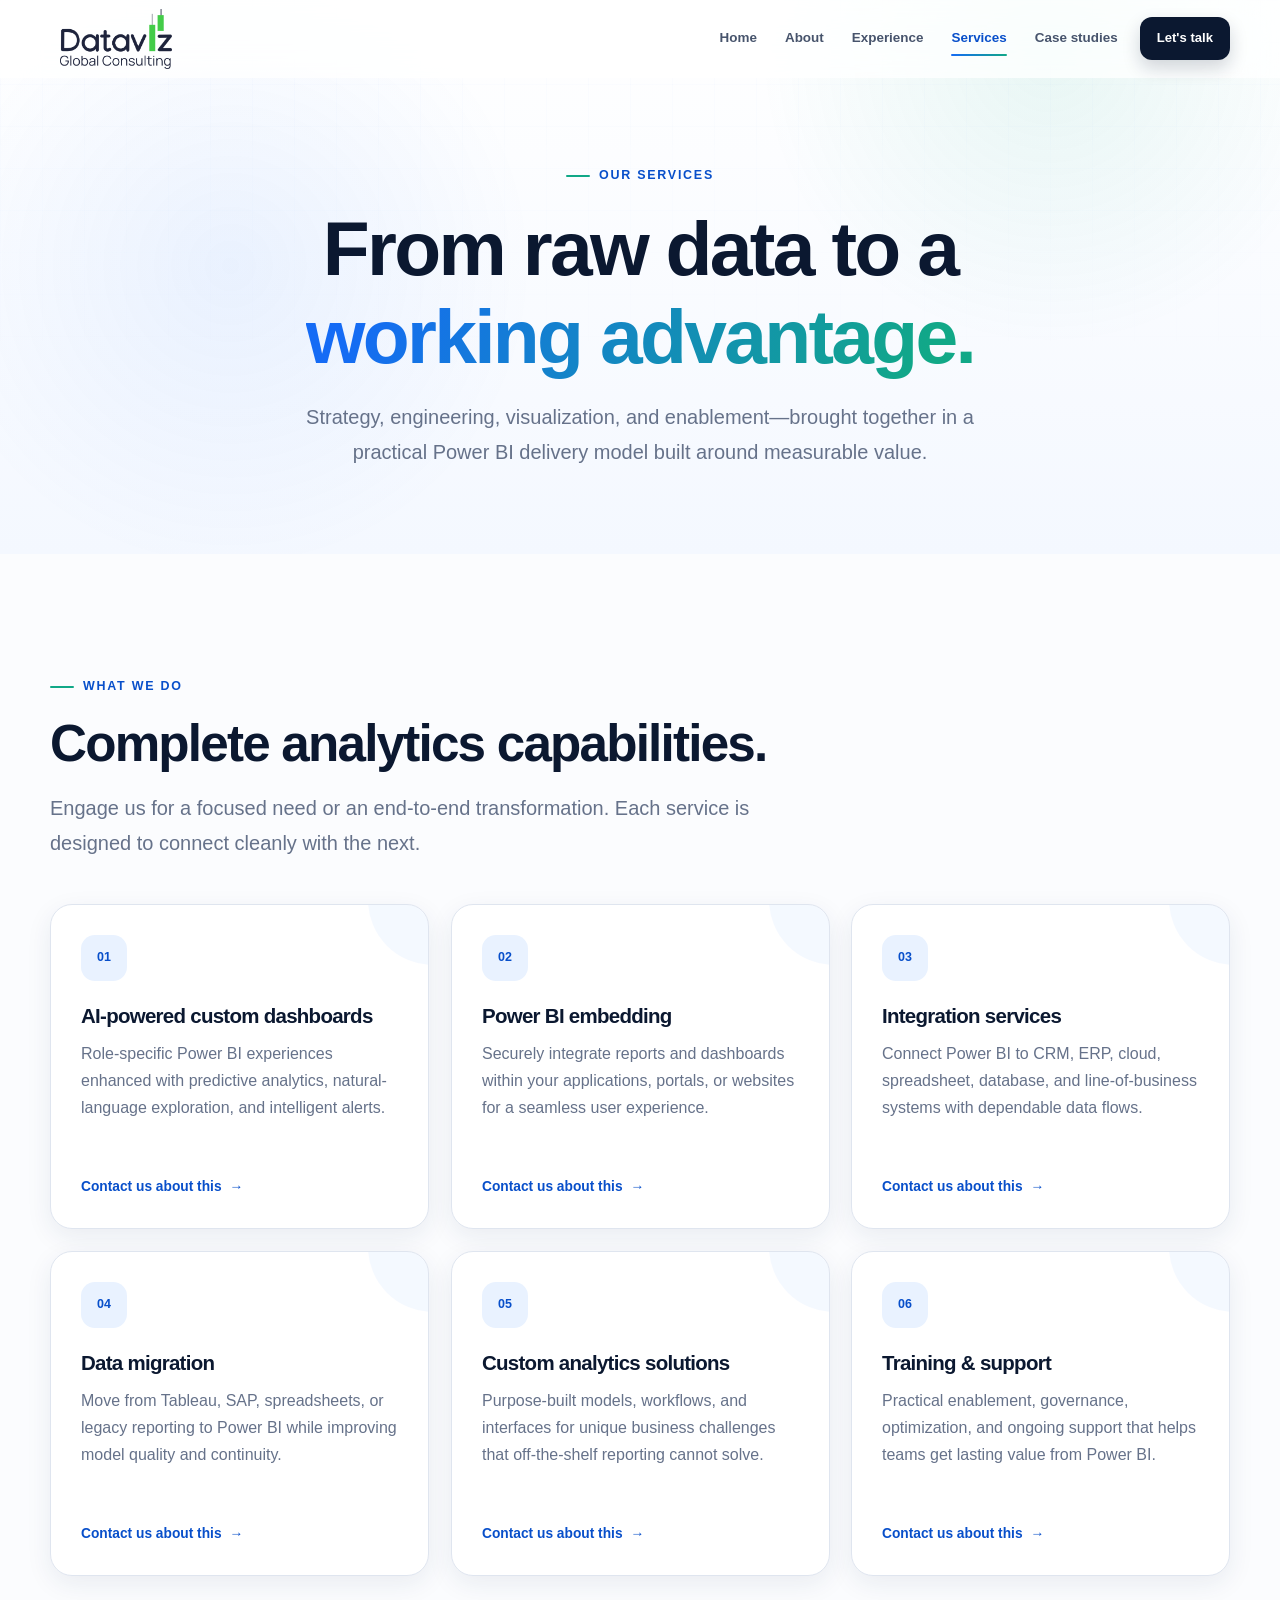
<file: services.html>
<!doctype html>
<html lang="en" data-theme="blue">
<head>
  <meta charset="utf-8"><meta name="viewport" content="width=device-width, initial-scale=1">
  <meta name="description" content="Power BI consulting, dashboard design, embedded analytics, integration, migration, training, and support from Dataviz Global Consulting.">
  <title>Services | Dataviz Global Consulting</title>
  <link rel="icon" href="assets/images/logo.svg" type="image/svg+xml"><link rel="stylesheet" href="assets/css/style.css?v=20260921-6">
</head>
<body data-page="services">
  <a class="skip-link" href="#main-content">Skip to content</a>
  <header class="site-header" id="mainHeader"><div class="container nav-shell">
    <a class="brand" href="index.html" aria-label="Dataviz Global home"><span class="brand-mark"><img src="assets/images/Dark%20Logo%20New%20(1).png" alt="Dataviz Global Consulting"></span></a>
    <nav class="desktop-nav" aria-label="Primary navigation"><a class="nav-link" href="index.html">Home</a><a class="nav-link" href="about.html">About</a><a class="nav-link" href="experience.html">Experience</a><a class="nav-link active" href="services.html">Services</a><a class="nav-link" href="case-studies.html">Case studies</a><a class="nav-cta" href="contact.html">Let's talk</a></nav>
    <button class="menu-toggle" id="menu-toggle" type="button" aria-label="Open navigation" aria-controls="mobile-menu" aria-expanded="false"><svg viewBox="0 0 24 24" fill="none" stroke="currentColor" stroke-width="2" aria-hidden="true"><path d="M4 7h16M4 12h16M4 17h16" stroke-linecap="round"/></svg></button>
    <nav class="mobile-nav" id="mobile-menu" aria-label="Mobile navigation"><a class="nav-link" href="index.html">Home</a><a class="nav-link" href="about.html">About</a><a class="nav-link" href="experience.html">Experience</a><a class="nav-link active" href="services.html">Services</a><a class="nav-link" href="case-studies.html">Case studies</a><a class="nav-link" href="contact.html">Contact</a></nav>
  </div></header>

  <main id="main-content">
    <section class="page-hero"><div class="container"><span class="eyebrow">Our services</span><h1>From raw data to a <span class="gradient-text">working advantage.</span></h1><p class="lead">Strategy, engineering, visualization, and enablement—brought together in a practical Power BI delivery model built around measurable value.</p></div></section>

    <section class="section"><div class="container"><div class="section-heading"><span class="eyebrow">What we do</span><h2>Complete analytics capabilities.</h2><p class="lead">Engage us for a focused need or an end-to-end transformation. Each service is designed to connect cleanly with the next.</p></div>
      <div class="card-grid">
        <article class="card service-card"><span class="card-number">01</span><h3>AI-powered custom dashboards</h3><p>Role-specific Power BI experiences enhanced with predictive analytics, natural-language exploration, and intelligent alerts.</p><a class="text-link" href="contact.html?service=AI-powered%20custom%20dashboards">Contact us about this</a></article>
        <article class="card service-card"><span class="card-number">02</span><h3>Power BI embedding</h3><p>Securely integrate reports and dashboards within your applications, portals, or websites for a seamless user experience.</p><a class="text-link" href="contact.html?service=Power%20BI%20embedding">Contact us about this</a></article>
        <article class="card service-card"><span class="card-number">03</span><h3>Integration services</h3><p>Connect Power BI to CRM, ERP, cloud, spreadsheet, database, and line-of-business systems with dependable data flows.</p><a class="text-link" href="contact.html?service=Integration%20services">Contact us about this</a></article>
        <article class="card service-card"><span class="card-number">04</span><h3>Data migration</h3><p>Move from Tableau, SAP, spreadsheets, or legacy reporting to Power BI while improving model quality and continuity.</p><a class="text-link" href="contact.html?service=Data%20migration">Contact us about this</a></article>
        <article class="card service-card"><span class="card-number">05</span><h3>Custom analytics solutions</h3><p>Purpose-built models, workflows, and interfaces for unique business challenges that off-the-shelf reporting cannot solve.</p><a class="text-link" href="contact.html?service=Custom%20analytics%20solutions">Contact us about this</a></article>
        <article class="card service-card"><span class="card-number">06</span><h3>Training &amp; support</h3><p>Practical enablement, governance, optimization, and ongoing support that helps teams get lasting value from Power BI.</p><a class="text-link" href="contact.html?service=Training%20and%20support">Contact us about this</a></article>
      </div>
    </div></section>

    <section class="section section-soft"><div class="container split-grid"><div class="insight-panel"><span class="eyebrow">One connected journey</span><h3>Discover. Design. Deliver. Evolve.</h3><p>A clear delivery rhythm keeps stakeholders aligned while value reaches users sooner.</p><div class="mini-chart" aria-hidden="true"><span></span><span></span><span></span><span></span><span></span></div></div><div><span class="eyebrow">How we engage</span><h2>Flexible enough for the problem. Structured enough to deliver.</h2><p class="lead">Whether you need a rapid dashboard sprint or a multi-phase analytics program, we bring the same focus to quality, clarity, and adoption.</p><ul class="feature-list"><li>Clear scope, milestones, and decision ownership</li><li>Frequent reviews with the people who use the solution</li><li>Security, performance, and governance built in</li><li>Documentation and knowledge transfer for your team</li></ul></div></div></section>

    <section class="section"><div class="container wide-callout"><div><h2>Not sure which service fits?</h2><p>Start with the business challenge. We’ll help shape the right technical path.</p></div><a class="btn" href="contact.html">Talk to an expert <span aria-hidden="true">→</span></a></div></section>
  </main>
  <footer class="site-footer"><div class="container footer-row"><p>© <span data-current-year></span> Dataviz Global Consulting. Intelligence, clearly delivered.</p><div class="footer-links"><a href="case-studies.html">Case studies</a><a href="https://datavizglobal.in/Blog.html">Blog</a><a href="contact.html">Contact</a></div></div></footer>
  <script src="assets/js/main.js?v=20260921-6" defer></script>
</body>
</html>
</file>
<file: assets/css/style.css>
:root {
  --ink: #1d1d1f;
  --ink-soft: #3f3f44;
  --muted: #6e6e73;
  --line: #d9d9de;
  --surface: #ffffff;
  --surface-soft: #f5f5f7;
  --primary: #247d5b;
  --primary-deep: #195f44;
  --accent: #6c9a7b;
  --accent-soft: #eaf4ee;
  --sky: #f0f1f2;
  --shadow-sm: 0 8px 26px rgba(29, 29, 31, 0.07);
  --shadow-lg: 0 28px 80px rgba(29, 29, 31, 0.13);
  --radius: 22px;
  --radius-lg: 32px;
  --container: 1180px;
  --header-height: 78px;
}

*,
*::before,
*::after {
  box-sizing: border-box;
}

html {
  scroll-behavior: smooth;
  scroll-padding-top: calc(var(--header-height) + 20px);
}

body {
  margin: 0;
  min-width: 320px;
  overflow-x: hidden;
  background: #ffffff;
  color: var(--ink);
  font-family: Inter, Aptos, "Segoe UI", Helvetica, Arial, sans-serif;
  font-size: 16px;
  line-height: 1.7;
  -webkit-font-smoothing: antialiased;
}

body.menu-open,
body.modal-open {
  overflow: hidden;
}

img,
svg {
  display: block;
  max-width: 100%;
}

a {
  color: inherit;
  text-decoration: none;
}

button,
input,
textarea {
  font: inherit;
}

button,
a {
  -webkit-tap-highlight-color: transparent;
}

button {
  cursor: pointer;
}

:focus-visible {
  outline: 3px solid rgba(46, 158, 114, 0.28);
  outline-offset: 3px;
}

.skip-link {
  position: fixed;
  top: 12px;
  left: 12px;
  z-index: 9999;
  padding: 10px 15px;
  border-radius: 10px;
  background: var(--ink);
  color: #fff;
  transform: translateY(-150%);
  transition: transform 180ms ease;
}

.skip-link:focus {
  transform: translateY(0);
}

.container {
  width: min(calc(100% - 40px), var(--container));
  margin-inline: auto;
}

.section {
  position: relative;
  padding: clamp(72px, 9vw, 120px) 0;
}

.section-soft {
  background: var(--surface-soft);
}

.section-heading {
  max-width: 720px;
  margin-bottom: 42px;
}

.section-heading.center {
  margin-inline: auto;
  text-align: center;
}

.eyebrow {
  display: inline-flex;
  align-items: center;
  gap: 9px;
  margin-bottom: 17px;
  color: var(--primary-deep);
  font-size: 0.78rem;
  font-weight: 750;
  letter-spacing: 0.14em;
  text-transform: uppercase;
}

.eyebrow::before {
  width: 24px;
  height: 2px;
  border-radius: 99px;
  background: var(--accent);
  content: "";
}

h1,
h2,
h3,
h4,
p {
  margin-top: 0;
}

h1,
h2,
h3,
h4 {
  color: var(--ink);
  line-height: 1.15;
  letter-spacing: -0.035em;
}

h1 {
  margin-bottom: 24px;
  font-size: clamp(2.7rem, 6vw, 5.6rem);
  font-weight: 780;
}

h2 {
  margin-bottom: 18px;
  font-size: clamp(2rem, 4vw, 3.45rem);
  font-weight: 760;
}

h3 {
  margin-bottom: 12px;
  font-size: 1.28rem;
}

p {
  color: var(--muted);
}

.lead {
  font-size: clamp(1.05rem, 2vw, 1.25rem);
  line-height: 1.75;
}

.gradient-text {
  background: linear-gradient(115deg, #323234 8%, var(--primary) 92%);
  -webkit-background-clip: text;
  background-clip: text;
  color: transparent;
}

.site-header {
  position: fixed;
  inset: 0 0 auto;
  z-index: 1000;
  height: var(--header-height);
  border-bottom: 1px solid transparent;
  background: rgba(255, 255, 255, 0.78);
  backdrop-filter: blur(18px) saturate(160%);
  transition: border-color 200ms ease, box-shadow 200ms ease, background 200ms ease;
}

.site-header.scrolled {
  border-color: rgba(217, 217, 222, 0.9);
  background: rgba(255, 255, 255, 0.92);
  box-shadow: 0 10px 35px rgba(29, 29, 31, 0.06);
}

.nav-shell {
  display: flex;
  height: 100%;
  align-items: center;
  justify-content: space-between;
  gap: 24px;
}

.brand {
  display: flex;
  flex: 0 0 auto;
  align-items: center;
}

.brand-mark {
  display: block;
  width: 132px;
  height: 60px;
}

.brand-mark img {
  width: 100%;
  height: 100%;
  object-fit: contain;
}

.desktop-nav {
  display: flex;
  align-items: center;
  gap: 4px;
}

.nav-link {
  position: relative;
  padding: 9px 12px;
  border-radius: 10px;
  color: #545459;
  font-size: 0.84rem;
  font-weight: 650;
  transition: color 180ms ease, background 180ms ease;
}

.nav-link:hover {
  background: var(--sky);
  color: var(--primary-deep);
}

.nav-link.active {
  color: var(--primary-deep);
}

.nav-link.active::after {
  position: absolute;
  right: 12px;
  bottom: 3px;
  left: 12px;
  height: 2px;
  border-radius: 99px;
  background: linear-gradient(90deg, var(--primary), var(--accent));
  content: "";
}

.nav-cta {
  margin-left: 6px;
  padding: 10px 17px;
  border-radius: 12px;
  background: var(--ink);
  color: #fff;
  font-size: 0.82rem;
  font-weight: 720;
  box-shadow: 0 8px 18px rgba(29, 29, 31, 0.14);
  transition: transform 180ms ease, background 180ms ease;
}

.nav-cta:hover {
  background: var(--primary-deep);
  transform: translateY(-1px);
}

.menu-toggle {
  display: none;
  width: 44px;
  height: 44px;
  align-items: center;
  justify-content: center;
  border: 1px solid var(--line);
  border-radius: 12px;
  background: #fff;
  color: var(--ink);
}

.menu-toggle svg {
  width: 22px;
}

.mobile-nav {
  display: none;
}

.hero {
  position: relative;
  min-height: min(900px, 100svh);
  padding: calc(var(--header-height) + 76px) 0 88px;
  overflow: hidden;
  background:
    radial-gradient(circle at 90% 8%, rgba(46, 158, 114, 0.08), transparent 25%),
    radial-gradient(circle at 68% 52%, rgba(29, 29, 31, 0.045), transparent 32%),
    linear-gradient(180deg, #ffffff 0%, #f5f5f7 100%);
}

.hero::before,
.page-hero::before {
  position: absolute;
  inset: 0;
  opacity: 0.32;
  background-image: linear-gradient(rgba(29, 29, 31, 0.045) 1px, transparent 1px), linear-gradient(90deg, rgba(29, 29, 31, 0.045) 1px, transparent 1px);
  background-size: 42px 42px;
  mask-image: linear-gradient(to bottom, #000, transparent 82%);
  content: "";
  pointer-events: none;
}

.hero-grid {
  position: relative;
  z-index: 1;
  display: grid;
  grid-template-columns: minmax(0, 0.88fr) minmax(460px, 1.12fr);
  align-items: center;
  gap: clamp(48px, 7vw, 96px);
}

.hero-copy {
  max-width: 630px;
}

.hero-copy .lead {
  max-width: 570px;
  margin-bottom: 32px;
}

.hero-actions {
  display: flex;
  flex-wrap: wrap;
  gap: 12px;
  margin-bottom: 38px;
}

.btn {
  display: inline-flex;
  min-height: 50px;
  align-items: center;
  justify-content: center;
  gap: 10px;
  padding: 12px 21px;
  border: 1px solid transparent;
  border-radius: 14px;
  font-size: 0.92rem;
  font-weight: 720;
  transition: transform 180ms ease, box-shadow 180ms ease, background 180ms ease, border-color 180ms ease;
}

.btn:hover {
  transform: translateY(-2px);
}

.btn-primary {
  background: var(--primary);
  color: #fff;
  box-shadow: 0 14px 30px rgba(46, 158, 114, 0.2);
}

.btn-primary:hover {
  background: var(--primary-deep);
  box-shadow: 0 18px 36px rgba(46, 158, 114, 0.26);
}

.btn-secondary {
  border-color: var(--line);
  background: rgba(255, 255, 255, 0.8);
  color: var(--ink);
  box-shadow: var(--shadow-sm);
}

.btn-secondary:hover {
  border-color: #b9cec1;
  background: #fff;
}

.trust-row {
  display: flex;
  flex-wrap: wrap;
  align-items: center;
  gap: 9px 18px;
  color: var(--muted);
  font-size: 0.81rem;
  font-weight: 600;
}

.trust-row span {
  display: inline-flex;
  align-items: center;
  gap: 7px;
}

.trust-row span::before {
  width: 7px;
  height: 7px;
  border-radius: 50%;
  background: var(--accent);
  box-shadow: 0 0 0 4px rgba(46, 158, 114, 0.1);
  content: "";
}

.hero-visual {
  position: relative;
  padding: 28px 0 38px;
}

.dashboard-window {
  position: relative;
  z-index: 2;
  overflow: hidden;
  border: 1px solid rgba(211, 211, 216, 0.95);
  border-radius: 24px;
  background: #fff;
  box-shadow: var(--shadow-lg);
  transform: perspective(1200px) rotateY(-4deg) rotateX(1deg);
}

.window-bar {
  display: flex;
  height: 38px;
  align-items: center;
  gap: 6px;
  padding: 0 15px;
  border-bottom: 1px solid #e5e5e8;
  background: #f7f7f8;
}

.window-bar i {
  width: 7px;
  height: 7px;
  border-radius: 50%;
  background: #c9c9ce;
}

.window-bar i:first-child { background: #ff766e; }
.window-bar i:nth-child(2) { background: #ffcb5b; }
.window-bar i:nth-child(3) { background: #43cf91; }

.dashboard-window img {
  display: block;
  width: 100%;
  height: auto;
  object-fit: contain;
  object-position: center;
  filter: none;
}

.metric-card {
  position: absolute;
  z-index: 3;
  min-width: 158px;
  padding: 14px 16px;
  border: 1px solid rgba(218, 218, 222, 0.96);
  border-radius: 16px;
  background: rgba(255, 255, 255, 0.9);
  box-shadow: 0 18px 45px rgba(29, 29, 31, 0.13);
  backdrop-filter: blur(14px);
}

.metric-card strong {
  display: block;
  color: var(--ink);
  font-size: 1.45rem;
  line-height: 1.1;
}

.metric-card span {
  color: var(--muted);
  font-size: 0.7rem;
  font-weight: 650;
}

.metric-card.one {
  right: -28px;
  bottom: 0;
}

.metric-card.two {
  top: 0;
  left: -38px;
}

.metric-up {
  color: var(--accent) !important;
}

.orb {
  position: absolute;
  z-index: 0;
  border-radius: 50%;
  filter: blur(1px);
}

.orb.one {
  top: 4%;
  right: -8%;
  width: 210px;
  height: 210px;
  background: linear-gradient(135deg, rgba(46, 158, 114, 0.16), rgba(29, 29, 31, 0.045));
}

.orb.two {
  bottom: 0;
  left: -9%;
  width: 160px;
  height: 160px;
  background: rgba(29, 29, 31, 0.055);
}

.stat-strip {
  position: relative;
  z-index: 2;
  margin-top: -36px;
}

.stat-grid {
  display: grid;
  grid-template-columns: repeat(4, 1fr);
  overflow: hidden;
  border: 1px solid var(--line);
  border-radius: var(--radius);
  background: rgba(255, 255, 255, 0.96);
  box-shadow: var(--shadow-sm);
}

.stat-item {
  padding: 26px clamp(18px, 3vw, 34px);
  border-right: 1px solid var(--line);
}

.stat-item:last-child {
  border-right: 0;
}

.stat-item strong {
  display: block;
  margin-bottom: 3px;
  color: var(--ink);
  font-size: clamp(1.45rem, 3vw, 2.15rem);
  line-height: 1.15;
  letter-spacing: -0.04em;
}

.stat-item span {
  color: var(--muted);
  font-size: 0.78rem;
  font-weight: 620;
}

.card-grid {
  display: grid;
  grid-template-columns: repeat(3, minmax(0, 1fr));
  gap: 22px;
}

.card {
  position: relative;
  overflow: hidden;
  padding: 30px;
  border: 1px solid var(--line);
  border-radius: var(--radius);
  background: var(--surface);
  box-shadow: var(--shadow-sm);
  transition: transform 220ms ease, box-shadow 220ms ease, border-color 220ms ease;
}

.card:hover {
  border-color: #c9d7ce;
  box-shadow: 0 22px 55px rgba(29, 29, 31, 0.1);
  transform: translateY(-5px);
}

.card::after {
  position: absolute;
  top: -70px;
  right: -70px;
  width: 130px;
  height: 130px;
  border-radius: 50%;
  background: rgba(29, 29, 31, 0.035);
  content: "";
}

.card-number,
.icon-box {
  display: grid;
  width: 46px;
  height: 46px;
  margin-bottom: 23px;
  place-items: center;
  border-radius: 14px;
  background: var(--sky);
  color: var(--primary-deep);
  font-size: 0.78rem;
  font-weight: 780;
}

.icon-box svg {
  width: 23px;
  height: 23px;
}

.card p:last-child {
  margin-bottom: 0;
}

.text-link {
  display: inline-flex;
  align-items: center;
  gap: 8px;
  margin-top: 10px;
  color: var(--primary-deep);
  font-size: 0.86rem;
  font-weight: 720;
}

.text-link::after {
  content: "\2192";
  transition: transform 180ms ease;
}

.text-link:hover::after {
  transform: translateX(4px);
}

.split-grid {
  display: grid;
  grid-template-columns: repeat(2, minmax(0, 1fr));
  align-items: center;
  gap: clamp(44px, 8vw, 105px);
}

.feature-list {
  display: grid;
  gap: 15px;
  margin: 26px 0 0;
  padding: 0;
  list-style: none;
}

.feature-list li {
  display: flex;
  align-items: flex-start;
  gap: 12px;
  color: var(--ink-soft);
  font-weight: 620;
}

.feature-list li::before {
  display: grid;
  width: 22px;
  height: 22px;
  flex: 0 0 22px;
  place-items: center;
  border-radius: 50%;
  background: var(--accent-soft);
  color: var(--primary-deep);
  content: "\2713";
  font-size: 0.7rem;
  font-weight: 800;
}

.insight-panel {
  position: relative;
  min-height: 430px;
  padding: 34px;
  overflow: hidden;
  border-radius: var(--radius-lg);
  background: linear-gradient(145deg, #1d1d1f, #3a3a3d);
  color: #fff;
  box-shadow: var(--shadow-lg);
}

.insight-panel::before {
  position: absolute;
  inset: 0;
  background: radial-gradient(circle at 85% 5%, rgba(46, 158, 114, 0.25), transparent 35%);
  content: "";
}

.insight-panel > * {
  position: relative;
  z-index: 1;
}

.insight-panel h3,
.insight-panel p {
  color: #fff;
}

.mini-chart {
  display: flex;
  height: 190px;
  align-items: flex-end;
  gap: 14px;
  margin-top: 45px;
}

.mini-chart span {
  flex: 1;
  min-height: 30px;
  border-radius: 10px 10px 4px 4px;
  background: linear-gradient(180deg, #c9c9ce, #737378);
  box-shadow: 0 0 24px rgba(29, 29, 31, 0.08);
}

.mini-chart span:nth-child(1) { height: 38%; }
.mini-chart span:nth-child(2) { height: 54%; }
.mini-chart span:nth-child(3) { height: 47%; }
.mini-chart span:nth-child(4) { height: 75%; }
.mini-chart span:nth-child(5) { height: 91%; background: linear-gradient(180deg, #83b69a, var(--primary)); }

.page-hero {
  position: relative;
  padding: calc(var(--header-height) + 80px) 0 84px;
  overflow: hidden;
  background:
    radial-gradient(circle at 82% 10%, rgba(46, 158, 114, 0.075), transparent 25%),
    linear-gradient(180deg, #ffffff 0%, #f5f5f7 100%);
  text-align: center;
}

.page-hero .container {
  position: relative;
  z-index: 1;
  max-width: 850px;
}

.page-hero h1 {
  margin-bottom: 20px;
  font-size: clamp(2.6rem, 6vw, 4.8rem);
}

.page-hero .lead {
  max-width: 720px;
  margin: 0 auto;
}

.about-story {
  max-width: 600px;
}

.value-stack {
  display: grid;
  gap: 16px;
}

.value-card {
  display: grid;
  grid-template-columns: 48px 1fr;
  gap: 18px;
  padding: 23px;
  border: 1px solid var(--line);
  border-radius: 18px;
  background: #fff;
  box-shadow: var(--shadow-sm);
}

.value-card .icon-box {
  margin: 0;
}

.value-card h3 {
  margin-bottom: 6px;
}

.value-card p {
  margin: 0;
}

.industry-grid {
  display: grid;
  grid-template-columns: repeat(4, minmax(0, 1fr));
  gap: 18px;
}

.industry-card {
  min-height: 240px;
  padding: 25px;
  border: 1px solid var(--line);
  border-radius: var(--radius);
  background: #fff;
  box-shadow: var(--shadow-sm);
  transition: transform 220ms ease, border-color 220ms ease, box-shadow 220ms ease;
}

.industry-card:hover {
  border-color: #c9d7ce;
  box-shadow: 0 18px 46px rgba(29, 29, 31, 0.1);
  transform: translateY(-5px);
}

.industry-card .icon-box {
  background: linear-gradient(145deg, var(--sky), var(--accent-soft));
}

.industry-card p {
  margin-bottom: 0;
  font-size: 0.9rem;
}

.wide-callout {
  display: flex;
  align-items: center;
  justify-content: space-between;
  gap: 30px;
  margin-top: 28px;
  padding: clamp(30px, 5vw, 52px);
  overflow: hidden;
  border-radius: var(--radius-lg);
  background: linear-gradient(120deg, #1d1d1f, #3a3a3d);
}

.wide-callout h2,
.wide-callout p {
  color: #fff;
}

.wide-callout h2 {
  margin-bottom: 8px;
  font-size: clamp(1.7rem, 3vw, 2.5rem);
}

.wide-callout p {
  margin-bottom: 0;
  opacity: 0.72;
}

.wide-callout .btn {
  flex: 0 0 auto;
  background: #fff;
  color: var(--ink);
}

.service-card {
  display: flex;
  min-height: 325px;
  flex-direction: column;
}

.service-card .text-link {
  margin-top: auto;
  padding-top: 18px;
}

.case-layout {
  display: grid;
  grid-template-columns: 300px minmax(0, 1fr);
  align-items: start;
  gap: 24px;
}

.industry-tabs,
.case-panel {
  border: 1px solid var(--line);
  border-radius: var(--radius);
  background: #fff;
  box-shadow: var(--shadow-sm);
}

.industry-tabs {
  padding: 13px;
}

.industry-tabs ul {
  display: grid;
  gap: 5px;
  margin: 0;
  padding: 0;
  list-style: none;
}

.industry-btn {
  width: 100%;
  padding: 13px 15px;
  border: 0;
  border-radius: 12px;
  background: transparent;
  color: var(--ink-soft);
  text-align: left;
  font-size: 0.88rem;
  font-weight: 650;
  transition: background 180ms ease, color 180ms ease, transform 180ms ease;
}

.industry-btn:hover {
  background: var(--surface-soft);
  color: var(--primary-deep);
}

.industry-btn.active {
  background: var(--primary);
  color: #fff;
  box-shadow: 0 10px 23px rgba(46, 158, 114, 0.18);
}

.case-panel {
  min-height: 460px;
  padding: clamp(28px, 5vw, 54px);
}

.case-kicker {
  margin-bottom: 13px;
  color: var(--primary-deep);
  font-size: 0.76rem;
  font-weight: 760;
  letter-spacing: 0.12em;
  text-transform: uppercase;
}

.case-panel h3 {
  margin-bottom: 15px;
  font-size: clamp(1.8rem, 4vw, 3rem);
}

.case-highlights {
  display: grid;
  grid-template-columns: repeat(3, 1fr);
  gap: 10px;
  margin: 28px 0;
  padding: 0;
  list-style: none;
}

.case-highlights li {
  padding: 14px;
  border-radius: 12px;
  background: var(--surface-soft);
  color: var(--ink-soft);
  font-size: 0.78rem;
  font-weight: 650;
}

.read-more {
  display: inline-flex;
  align-items: center;
  gap: 8px;
  padding: 11px 18px;
  border: 0;
  border-radius: 12px;
  background: var(--ink);
  color: #fff;
  font-size: 0.84rem;
  font-weight: 700;
  cursor: pointer;
}

.modal {
  position: fixed;
  inset: 0;
  z-index: 2000;
  display: grid;
  padding: 22px;
  place-items: center;
  background: rgba(29, 29, 31, 0.62);
  backdrop-filter: blur(8px);
}

.modal.hidden {
  display: none;
}

.modal-card {
  position: relative;
  width: min(720px, 100%);
  max-height: calc(100dvh - 36px);
  padding: clamp(28px, 5vw, 50px);
  overflow-y: auto;
  border-radius: var(--radius);
  background: #fff;
  box-shadow: 0 36px 100px rgba(0, 0, 0, 0.25);
}

.modal-close {
  position: absolute;
  top: 16px;
  right: 16px;
  display: grid;
  width: 40px;
  height: 40px;
  place-items: center;
  border: 1px solid var(--line);
  border-radius: 50%;
  background: #fff;
  color: var(--ink);
  font-size: 1.15rem;
}

.modal-card h3 {
  padding-right: 44px;
  font-size: 1.8rem;
}

.modal-card strong {
  color: var(--ink);
}

.modal-card ul {
  padding-left: 22px;
}

.contact-grid {
  display: grid;
  grid-template-columns: minmax(0, 1.35fr) minmax(320px, 0.65fr);
  align-items: start;
  gap: 24px;
}

.contact-section {
  background:
    radial-gradient(circle at 88% 12%, rgba(17, 168, 135, 0.1), transparent 26%),
    radial-gradient(circle at 12% 78%, rgba(21, 107, 245, 0.08), transparent 28%),
    linear-gradient(180deg, #f8fbff 0%, #eef5ff 100%);
}

.form-card,
.contact-card {
  padding: clamp(28px, 5vw, 46px);
  border: 1px solid var(--line);
  border-radius: var(--radius);
  background: #fff;
  box-shadow: var(--shadow-sm);
}

.form-card h2,
.contact-card h2 {
  font-size: clamp(1.6rem, 3vw, 2.2rem);
}

.form-grid {
  display: grid;
  grid-template-columns: repeat(2, minmax(0, 1fr));
  gap: 20px;
}

.field.full {
  grid-column: 1 / -1;
}

.field label {
  display: block;
  margin-bottom: 7px;
  color: var(--ink-soft);
  font-size: 0.78rem;
  font-weight: 700;
}

.field input,
.field textarea {
  width: 100%;
  padding: 13px 15px;
  border: 1px solid #d7d7dc;
  border-radius: 12px;
  background: #fafafa;
  color: var(--ink);
  outline: 0;
  transition: border-color 180ms ease, box-shadow 180ms ease, background 180ms ease;
}

.field input:focus,
.field textarea:focus {
  border-color: var(--primary);
  background: #fff;
  box-shadow: 0 0 0 4px rgba(46, 158, 114, 0.1);
}

.field textarea {
  min-height: 150px;
  resize: vertical;
}

.form-card .btn {
  width: 100%;
  margin-top: 20px;
  border: 0;
}

.form-card .btn:disabled {
  cursor: wait;
  opacity: 0.72;
  transform: none;
}

.form-honey {
  position: absolute !important;
  left: -10000px !important;
  width: 1px !important;
  height: 1px !important;
  overflow: hidden !important;
}

.form-status {
  margin: 16px 0 0;
  padding: 12px 14px;
  border-radius: 10px;
  background: var(--accent-soft);
  color: var(--primary-deep);
  font-size: 0.82rem;
}

.form-status.error {
  background: #fff0f0;
  color: #a12626;
}

.contact-list {
  display: grid;
  gap: 3px;
  margin: 0;
  padding: 0;
  list-style: none;
}

.contact-list li {
  padding: 17px 0;
  border-bottom: 1px solid var(--line);
}

.contact-list li:last-child {
  border-bottom: 0;
}

.contact-list small {
  display: block;
  margin-bottom: 2px;
  color: var(--muted);
  font-size: 0.68rem;
  font-weight: 700;
  letter-spacing: 0.09em;
  text-transform: uppercase;
}

.contact-list a,
.contact-list span {
  color: var(--ink);
  font-weight: 680;
}

.compliance-note {
  margin: 24px 0 0;
  padding: 18px;
  border-radius: 14px;
  background: var(--surface-soft);
  font-size: 0.82rem;
}

.site-footer {
  padding: 34px 0;
  border-top: 1px solid var(--line);
  background: #fff;
}

.footer-row {
  display: flex;
  align-items: center;
  justify-content: space-between;
  gap: 20px;
}

.footer-row p {
  margin: 0;
  font-size: 0.78rem;
}

.footer-links {
  display: flex;
  gap: 18px;
  color: var(--ink-soft);
  font-size: 0.78rem;
  font-weight: 650;
}

@media (max-width: 1040px) {
  .desktop-nav {
    gap: 0;
  }

  .nav-link {
    padding-inline: 9px;
    font-size: 0.78rem;
  }

  .hero {
    min-height: auto;
  }

  .hero-grid {
    grid-template-columns: 1fr;
  }

  .hero-copy {
    max-width: 760px;
    text-align: center;
  }

  .hero-copy .lead {
    margin-inline: auto;
  }

  .hero-actions,
  .trust-row {
    justify-content: center;
  }

  .hero-visual {
    width: min(760px, 92%);
    margin: 0 auto;
  }

  .industry-grid {
    grid-template-columns: repeat(2, minmax(0, 1fr));
  }
}

@media (max-width: 820px) {
  :root {
    --header-height: 70px;
  }

  .container {
    width: min(calc(100% - 32px), var(--container));
  }

  .desktop-nav {
    display: none;
  }

  .menu-toggle {
    display: inline-flex;
  }

  .mobile-nav {
    position: fixed;
    top: calc(var(--header-height) + 8px);
    right: 16px;
    left: 16px;
    display: grid;
    gap: 4px;
    padding: 12px;
    border: 1px solid var(--line);
    border-radius: 18px;
    background: rgba(255, 255, 255, 0.98);
    box-shadow: var(--shadow-lg);
    opacity: 0;
    pointer-events: none;
    transform: translateY(-10px);
    transition: opacity 180ms ease, transform 180ms ease;
  }

  .mobile-nav.open {
    opacity: 1;
    pointer-events: auto;
    transform: translateY(0);
  }

  .mobile-nav .nav-link {
    padding: 12px 14px;
  }

  .mobile-nav .nav-link.active::after {
    display: none;
  }

  .card-grid {
    grid-template-columns: repeat(2, minmax(0, 1fr));
  }

  .stat-grid {
    grid-template-columns: repeat(2, 1fr);
  }

  .stat-item:nth-child(2) {
    border-right: 0;
  }

  .stat-item:nth-child(-n + 2) {
    border-bottom: 1px solid var(--line);
  }

  .split-grid,
  .contact-grid {
    grid-template-columns: 1fr;
  }

  .insight-panel {
    min-height: 390px;
  }

  .case-layout {
    grid-template-columns: 1fr;
  }

  .industry-tabs ul {
    display: flex;
    padding-bottom: 3px;
    overflow-x: auto;
    scroll-snap-type: x proximity;
  }

  .industry-tabs li {
    flex: 0 0 auto;
    scroll-snap-align: start;
  }

  .industry-btn {
    white-space: nowrap;
  }
}

@media (max-width: 620px) {
  .container {
    width: min(calc(100% - 24px), var(--container));
  }

  .brand-mark {
    width: 112px;
    height: 52px;
  }

  .hero {
    padding-top: calc(var(--header-height) + 48px);
  }

  .hero-grid {
    gap: 35px;
  }

  h1 {
    font-size: clamp(2.55rem, 13vw, 4rem);
  }

  .hero-actions {
    display: grid;
  }

  .hero-actions .btn {
    width: 100%;
  }

  .hero-visual {
    width: 100%;
    padding: 12px 0 25px;
  }

  .dashboard-window {
    border-radius: 17px;
    transform: none;
  }

  .window-bar {
    height: 29px;
  }

  .metric-card {
    min-width: 125px;
    padding: 10px 12px;
  }

  .metric-card strong {
    font-size: 1.12rem;
  }

  .metric-card.one {
    right: 6px;
    bottom: -5px;
  }

  .metric-card.two {
    top: -14px;
    left: 6px;
  }

  .stat-strip {
    margin-top: -23px;
  }

  .stat-item {
    padding: 20px 16px;
  }

  .card-grid,
  .industry-grid {
    grid-template-columns: 1fr;
  }

  .card,
  .industry-card {
    min-height: auto;
    padding: 24px;
  }

  .service-card {
    min-height: 290px;
  }

  .wide-callout {
    align-items: stretch;
    flex-direction: column;
  }

  .wide-callout .btn {
    width: 100%;
  }

  .case-panel {
    min-height: 400px;
  }

  .case-highlights {
    grid-template-columns: 1fr;
  }

  .form-grid {
    grid-template-columns: 1fr;
  }

  .field.full {
    grid-column: auto;
  }

  .footer-row {
    align-items: flex-start;
    flex-direction: column;
  }
}

@media (prefers-reduced-motion: reduce) {
  *,
  *::before,
  *::after {
    scroll-behavior: auto !important;
    transition-duration: 0.01ms !important;
    animation-duration: 0.01ms !important;
    animation-iteration-count: 1 !important;
  }
}

/* Progressive, scroll-led presentation */
.scroll-progress {
  position: fixed;
  inset: 0 auto auto 0;
  z-index: 3000;
  width: 100%;
  height: 3px;
  background: linear-gradient(90deg, var(--primary), var(--accent));
  box-shadow: 0 0 14px rgba(46, 158, 114, 0.24);
  transform: scaleX(var(--scroll-progress, 0));
  transform-origin: left center;
  pointer-events: none;
}

.motion-enabled .reveal {
  opacity: 0;
  transform: translate3d(0, 44px, 0) scale(0.985);
  transition:
    opacity 800ms cubic-bezier(0.22, 1, 0.36, 1) var(--reveal-delay, 0ms),
    transform 900ms cubic-bezier(0.22, 1, 0.36, 1) var(--reveal-delay, 0ms);
  will-change: opacity, transform;
}

.motion-enabled .reveal.reveal-left {
  transform: translate3d(-42px, 20px, 0) scale(0.985);
}

.motion-enabled .reveal.reveal-right {
  transform: translate3d(42px, 20px, 0) scale(0.985);
}

.motion-enabled .reveal.in-view {
  opacity: 1;
  transform: translate3d(0, 0, 0) scale(1);
}

.motion-enabled .hero-visual {
  transform: translate3d(0, var(--hero-shift, 0px), 0);
  transition: transform 80ms linear;
}

.section {
  content-visibility: auto;
  contain-intrinsic-size: 1px 720px;
}

/* Legacy booking layout retained for static content variants */
.booking-section {
  overflow: hidden;
  background:
    radial-gradient(circle at 8% 18%, rgba(46, 158, 114, 0.065), transparent 28%),
    linear-gradient(180deg, #fafafa 0%, #f1f1f3 100%);
}

.booking-layout {
  display: grid;
  grid-template-columns: minmax(300px, 0.75fr) minmax(510px, 1.25fr);
  align-items: center;
  gap: clamp(38px, 6vw, 82px);
}

.booking-copy .lead {
  margin-bottom: 24px;
}

.booking-fallback {
  margin-top: 30px;
}

.booking-panel {
  overflow: hidden;
  border: 1px solid rgba(211, 211, 216, 0.94);
  border-radius: 26px;
  background: #fff;
  box-shadow: 0 30px 80px rgba(29, 29, 31, 0.12);
}

.booking-panel-bar {
  display: flex;
  min-height: 49px;
  align-items: center;
  justify-content: space-between;
  gap: 15px;
  padding: 0 18px;
  border-bottom: 1px solid var(--line);
  background: #f7f7f8;
  color: var(--muted);
  font-size: 0.72rem;
  font-weight: 680;
}

.booking-panel-bar span {
  display: inline-flex;
  align-items: center;
  gap: 8px;
}

.booking-panel-bar i {
  width: 8px;
  height: 8px;
  border-radius: 50%;
  background: var(--accent);
  box-shadow: 0 0 0 4px rgba(46, 158, 114, 0.1);
}

.booking-panel iframe {
  display: block;
  width: 100%;
  height: 690px;
  border: 0;
  background: #fff;
}

button.text-link {
  padding: 0;
  border: 0;
  background: transparent;
  text-align: left;
}

.booking-modal-card {
  width: min(980px, 100%);
  max-height: 92vh;
  padding: 28px;
}

.booking-modal-card > h3 {
  margin-bottom: 20px;
}

.booking-modal-frame {
  overflow: hidden;
  border: 1px solid var(--line);
  border-radius: 18px;
  background: #fff;
}

.booking-modal-frame iframe {
  display: block;
  width: 100%;
  height: min(650px, 70vh);
  border: 0;
  background: var(--surface);
}

.booking-modal-link {
  display: inline-block;
  margin-top: 14px;
  color: var(--primary-deep);
  font-size: 0.82rem;
  font-weight: 700;
}

@media (max-width: 920px) {
  .booking-layout {
    grid-template-columns: 1fr;
  }

  .booking-copy {
    max-width: 680px;
  }
}

@media (max-width: 620px) {
  .booking-panel {
    border-radius: 18px;
  }

  .booking-panel iframe {
    height: 650px;
  }

  .booking-modal {
    padding: 10px;
  }

  .booking-modal-card {
    max-height: 96vh;
    padding: 22px 14px 16px;
    border-radius: 18px;
  }

  .booking-modal-card .case-kicker,
  .booking-modal-card > h3 {
    padding-inline: 6px 42px;
  }

  .booking-modal-frame iframe {
    height: 68vh;
  }

}

@media (prefers-reduced-motion: reduce) {
  .motion-enabled .reveal,
  .motion-enabled .reveal.reveal-left,
  .motion-enabled .reveal.reveal-right,
  .motion-enabled .reveal.in-view,
  .motion-enabled .hero-visual {
    opacity: 1;
    transform: none;
  }
}

/* Theme-matched scrolling controls */
html {
  scrollbar-width: thin;
  scrollbar-color: rgba(46, 158, 114, 0.62) transparent;
  scrollbar-gutter: auto;
}

::-webkit-scrollbar {
  width: 6px;
  height: 6px;
}

::-webkit-scrollbar-track {
  background: transparent;
}

::-webkit-scrollbar-track-piece {
  background: transparent;
}

::-webkit-scrollbar-button {
  display: none;
  width: 0;
  height: 0;
}

::-webkit-scrollbar-thumb {
  min-height: 28px;
  border: 0;
  border-radius: 999px;
  background: rgba(46, 158, 114, 0.58);
}

::-webkit-scrollbar-thumb:hover {
  background: rgba(36, 125, 91, 0.82);
}

::-webkit-scrollbar-corner {
  background: transparent;
}

.scroll-cue {
  position: absolute;
  bottom: 68px;
  left: 50%;
  z-index: 4;
  display: flex;
  align-items: center;
  gap: 10px;
  color: var(--muted);
  font-size: 0.68rem;
  font-weight: 720;
  letter-spacing: 0.11em;
  text-transform: uppercase;
  transform: translateX(-50%);
}

@media (min-width: 821px) {
  .hero {
    padding-bottom: 132px;
  }
}

.scroll-cue i {
  position: relative;
  width: 22px;
  height: 34px;
  border: 1px solid #c9c9ce;
  border-radius: 999px;
  background: rgba(255, 255, 255, 0.58);
  box-shadow: 0 8px 24px rgba(29, 29, 31, 0.09);
}

.scroll-cue i::after {
  position: absolute;
  top: 7px;
  left: 50%;
  width: 4px;
  height: 7px;
  border-radius: 99px;
  background: linear-gradient(180deg, var(--primary), var(--accent));
  content: "";
  transform: translateX(-50%);
  animation: scroll-cue 1.8s cubic-bezier(0.22, 1, 0.36, 1) infinite;
}

@keyframes scroll-cue {
  0% { opacity: 0; transform: translate(-50%, 0); }
  30% { opacity: 1; }
  75%, 100% { opacity: 0; transform: translate(-50%, 11px); }
}

.scroll-top {
  position: fixed;
  right: clamp(16px, 3vw, 34px);
  bottom: clamp(16px, 3vw, 32px);
  z-index: 950;
  display: grid;
  width: 46px;
  height: 46px;
  place-items: center;
  border: 1px solid rgba(207, 207, 212, 0.92);
  border-radius: 50%;
  background: rgba(255, 255, 255, 0.86);
  color: var(--primary-deep);
  box-shadow: 0 14px 36px rgba(29, 29, 31, 0.13);
  opacity: 0;
  pointer-events: none;
  transform: translateY(12px) scale(0.9);
  backdrop-filter: blur(14px) saturate(150%);
  transition: opacity 220ms ease, transform 280ms cubic-bezier(0.22, 1, 0.36, 1), background 180ms ease;
}

.scroll-top:hover {
  background: #fff;
  transform: translateY(-2px) scale(1);
}

.scroll-top.visible {
  opacity: 1;
  pointer-events: auto;
  transform: translateY(0) scale(1);
}

.scroll-top svg {
  width: 19px;
  height: 19px;
}

@media (max-width: 820px) {
  .scroll-cue {
    display: none;
  }

  .scroll-top {
    width: 42px;
    height: 42px;
  }
}

@media (prefers-reduced-motion: reduce) {
  .scroll-cue i::after {
    animation: none;
    opacity: 1;
  }
}

/* Final blue presentation theme */
:root[data-theme="blue"] {
  --ink: #0b1830;
  --ink-soft: #33415c;
  --muted: #66728a;
  --line: #dfe5ef;
  --surface: #ffffff;
  --surface-soft: #f6f8fc;
  --primary: #156bf5;
  --primary-deep: #084fca;
  --accent: #11a887;
  --accent-soft: #ddf7f0;
  --sky: #e9f2ff;
  --shadow-sm: 0 8px 26px rgba(27, 48, 83, 0.08);
  --shadow-lg: 0 28px 80px rgba(27, 48, 83, 0.15);
}

html[data-theme="blue"] {
  scrollbar-color: rgba(21, 107, 245, 0.64) transparent;
}

html[data-theme="blue"] body {
  background: #fbfcfe;
}

html[data-theme="blue"] :focus-visible {
  outline-color: rgba(21, 107, 245, 0.3);
}

html[data-theme="blue"] .gradient-text {
  background: linear-gradient(115deg, #156bf5 8%, #11a887 92%);
  -webkit-background-clip: text;
  background-clip: text;
  color: transparent;
}

html[data-theme="blue"] .site-header.scrolled {
  border-color: rgba(213, 224, 240, 0.92);
  box-shadow: 0 10px 35px rgba(27, 48, 83, 0.075);
}

html[data-theme="blue"] .nav-link {
  color: #47546c;
}

html[data-theme="blue"] .nav-link:hover,
html[data-theme="blue"] .nav-link.active {
  color: var(--primary-deep);
}

html[data-theme="blue"] .nav-cta {
  box-shadow: 0 8px 18px rgba(11, 24, 48, 0.18);
}

html[data-theme="blue"] .hero {
  background:
    radial-gradient(circle at 90% 8%, rgba(17, 168, 135, 0.1), transparent 25%),
    radial-gradient(circle at 68% 52%, rgba(21, 107, 245, 0.1), transparent 32%),
    linear-gradient(180deg, #ffffff 0%, #f4f8ff 100%);
}

html[data-theme="blue"] .hero::before,
html[data-theme="blue"] .page-hero::before {
  background-image: linear-gradient(rgba(21, 107, 245, 0.055) 1px, transparent 1px), linear-gradient(90deg, rgba(21, 107, 245, 0.055) 1px, transparent 1px);
}

html[data-theme="blue"] .btn-primary {
  background: linear-gradient(135deg, #156bf5, #0756d8);
  box-shadow: 0 14px 30px rgba(21, 107, 245, 0.24);
}

html[data-theme="blue"] .btn-primary:hover {
  background: linear-gradient(135deg, #075fe4, #084fca);
  box-shadow: 0 18px 36px rgba(21, 107, 245, 0.3);
}

html[data-theme="blue"] .btn-secondary:hover {
  border-color: #bdd2f7;
}

html[data-theme="blue"] .trust-row span::before,
html[data-theme="blue"] .booking-panel-bar i {
  box-shadow: 0 0 0 4px rgba(17, 168, 135, 0.11);
}

html[data-theme="blue"] .dashboard-window {
  border-color: rgba(198, 215, 241, 0.95);
}

html[data-theme="blue"] .dashboard-window img {
  filter: none;
}

html[data-theme="blue"] .window-bar {
  border-bottom-color: #e1e9f5;
  background: #f6f9fd;
}

html[data-theme="blue"] .metric-card {
  border-color: rgba(205, 219, 240, 0.96);
  box-shadow: 0 18px 45px rgba(27, 48, 83, 0.15);
}

html[data-theme="blue"] .orb.one {
  background: linear-gradient(135deg, rgba(17, 168, 135, 0.18), rgba(21, 107, 245, 0.1));
}

html[data-theme="blue"] .orb.two {
  background: rgba(21, 107, 245, 0.08);
}

html[data-theme="blue"] .card:hover,
html[data-theme="blue"] .industry-card:hover {
  border-color: #c3d7f4;
  box-shadow: 0 22px 55px rgba(27, 48, 83, 0.11);
}

html[data-theme="blue"] .card::after {
  background: rgba(21, 107, 245, 0.045);
}

html[data-theme="blue"] .insight-panel {
  background: linear-gradient(145deg, #0b1830, #112b52);
}

html[data-theme="blue"] .insight-panel::before {
  background: radial-gradient(circle at 85% 5%, rgba(17, 168, 135, 0.3), transparent 35%);
}

html[data-theme="blue"] .mini-chart span {
  background: linear-gradient(180deg, #6fa8ff, #156bf5);
  box-shadow: 0 0 24px rgba(21, 107, 245, 0.12);
}

html[data-theme="blue"] .mini-chart span:nth-child(5) {
  background: linear-gradient(180deg, #55d4bc, #11a887);
}

html[data-theme="blue"] .page-hero {
  background:
    radial-gradient(circle at 82% 10%, rgba(17, 168, 135, 0.09), transparent 25%),
    radial-gradient(circle at 18% 48%, rgba(21, 107, 245, 0.07), transparent 28%),
    linear-gradient(180deg, #ffffff 0%, #f4f8ff 100%);
}

html[data-theme="blue"] .wide-callout {
  background: linear-gradient(120deg, #0b1830, #173b6d);
}

html[data-theme="blue"] .industry-btn.active {
  background: linear-gradient(135deg, #156bf5, #0756d8);
  box-shadow: 0 10px 23px rgba(21, 107, 245, 0.23);
}

html[data-theme="blue"] .modal {
  background: rgba(11, 24, 48, 0.64);
}

html[data-theme="blue"] .field input,
html[data-theme="blue"] .field textarea {
  border-color: #d8e1ef;
  background: #fbfcfe;
}

html[data-theme="blue"] .field input:focus,
html[data-theme="blue"] .field textarea:focus {
  box-shadow: 0 0 0 4px rgba(21, 107, 245, 0.1);
}

html[data-theme="blue"] .scroll-progress {
  box-shadow: 0 0 14px rgba(21, 107, 245, 0.28);
}

html[data-theme="blue"] .booking-section {
  background:
    radial-gradient(circle at 8% 18%, rgba(17, 168, 135, 0.075), transparent 28%),
    linear-gradient(180deg, #fbfdff 0%, #f0f5fc 100%);
}

html[data-theme="blue"] .booking-panel {
  border-color: rgba(203, 217, 238, 0.95);
  box-shadow: 0 30px 80px rgba(27, 48, 83, 0.14);
}

html[data-theme="blue"] .booking-panel-bar {
  background: #f6f9fd;
}

html[data-theme="blue"] ::-webkit-scrollbar-thumb {
  background: rgba(21, 107, 245, 0.58);
}

html[data-theme="blue"] ::-webkit-scrollbar-thumb:hover {
  background: rgba(8, 79, 202, 0.84);
}

html[data-theme="blue"] .scroll-cue i {
  border-color: #c4d5ee;
  box-shadow: 0 8px 24px rgba(27, 48, 83, 0.1);
}

html[data-theme="blue"] .scroll-top {
  border-color: rgba(196, 213, 238, 0.94);
  box-shadow: 0 14px 36px rgba(27, 48, 83, 0.14);
}
</file>
